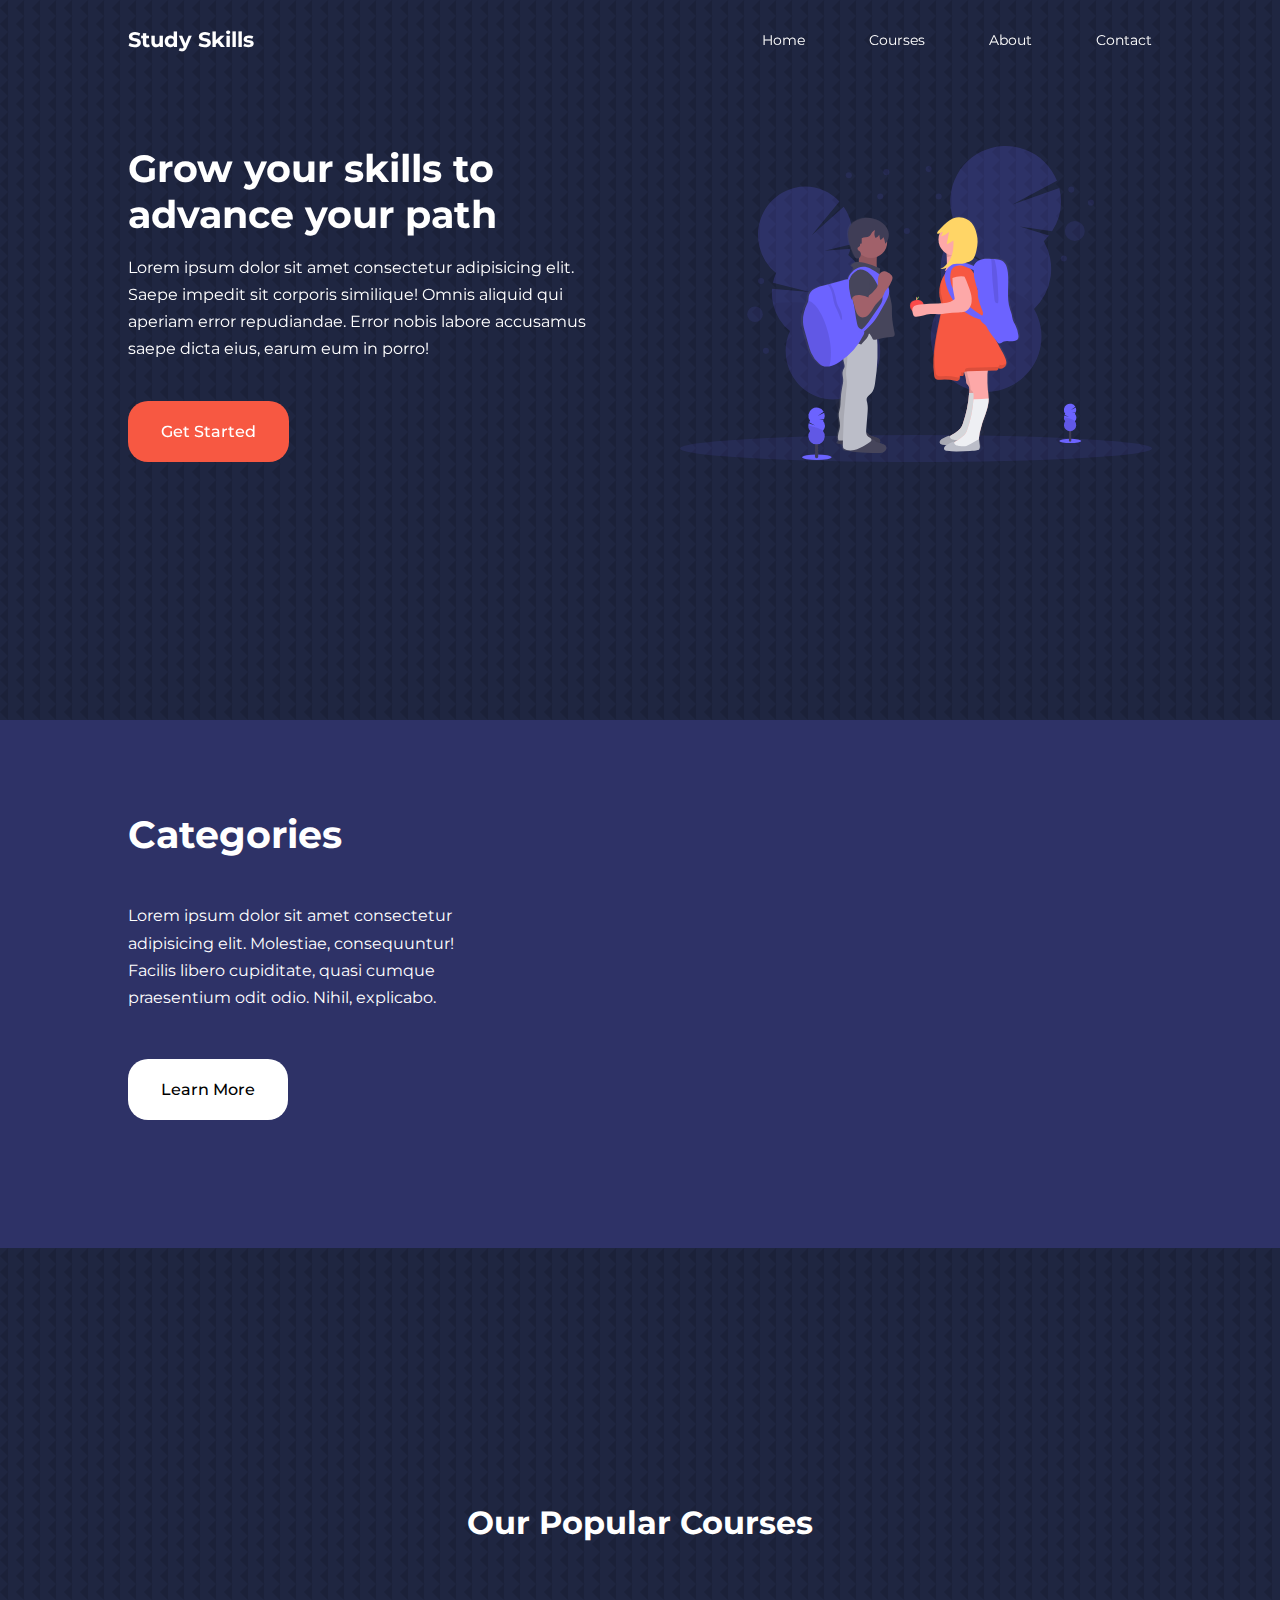
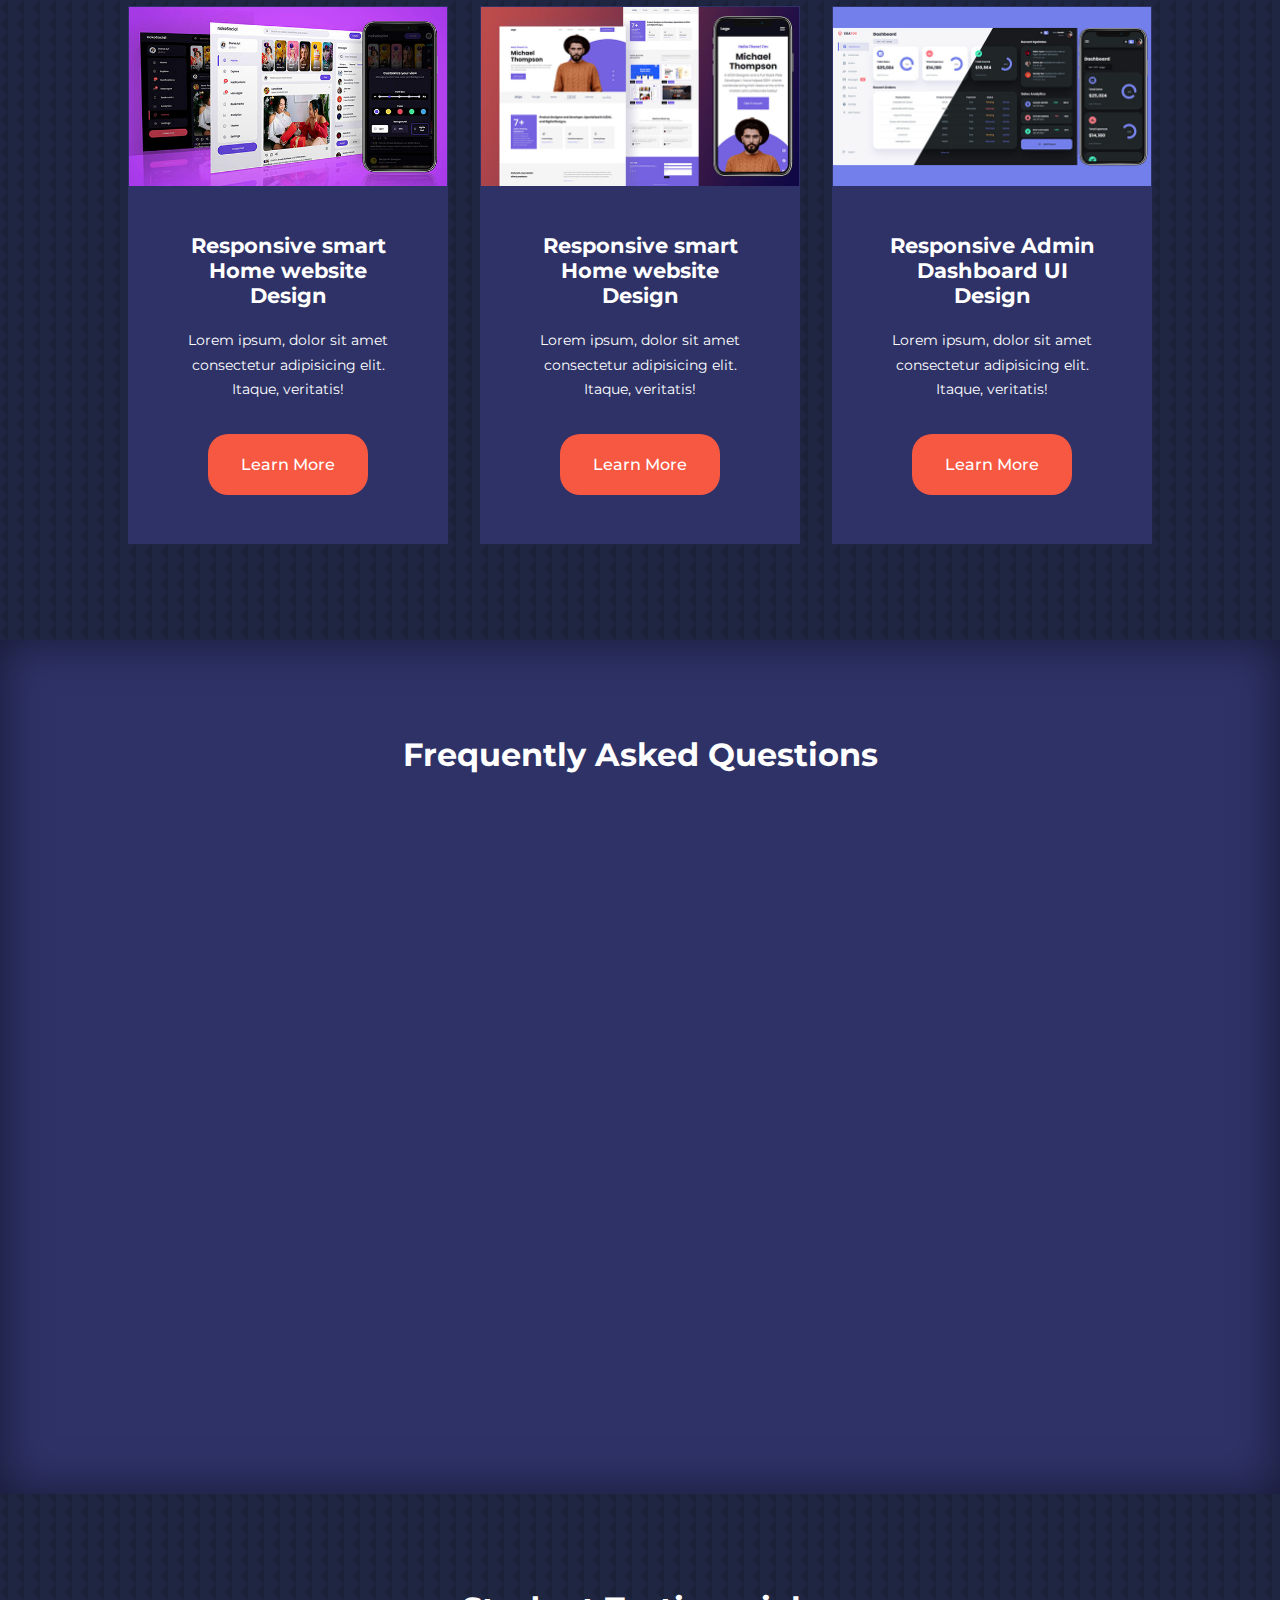
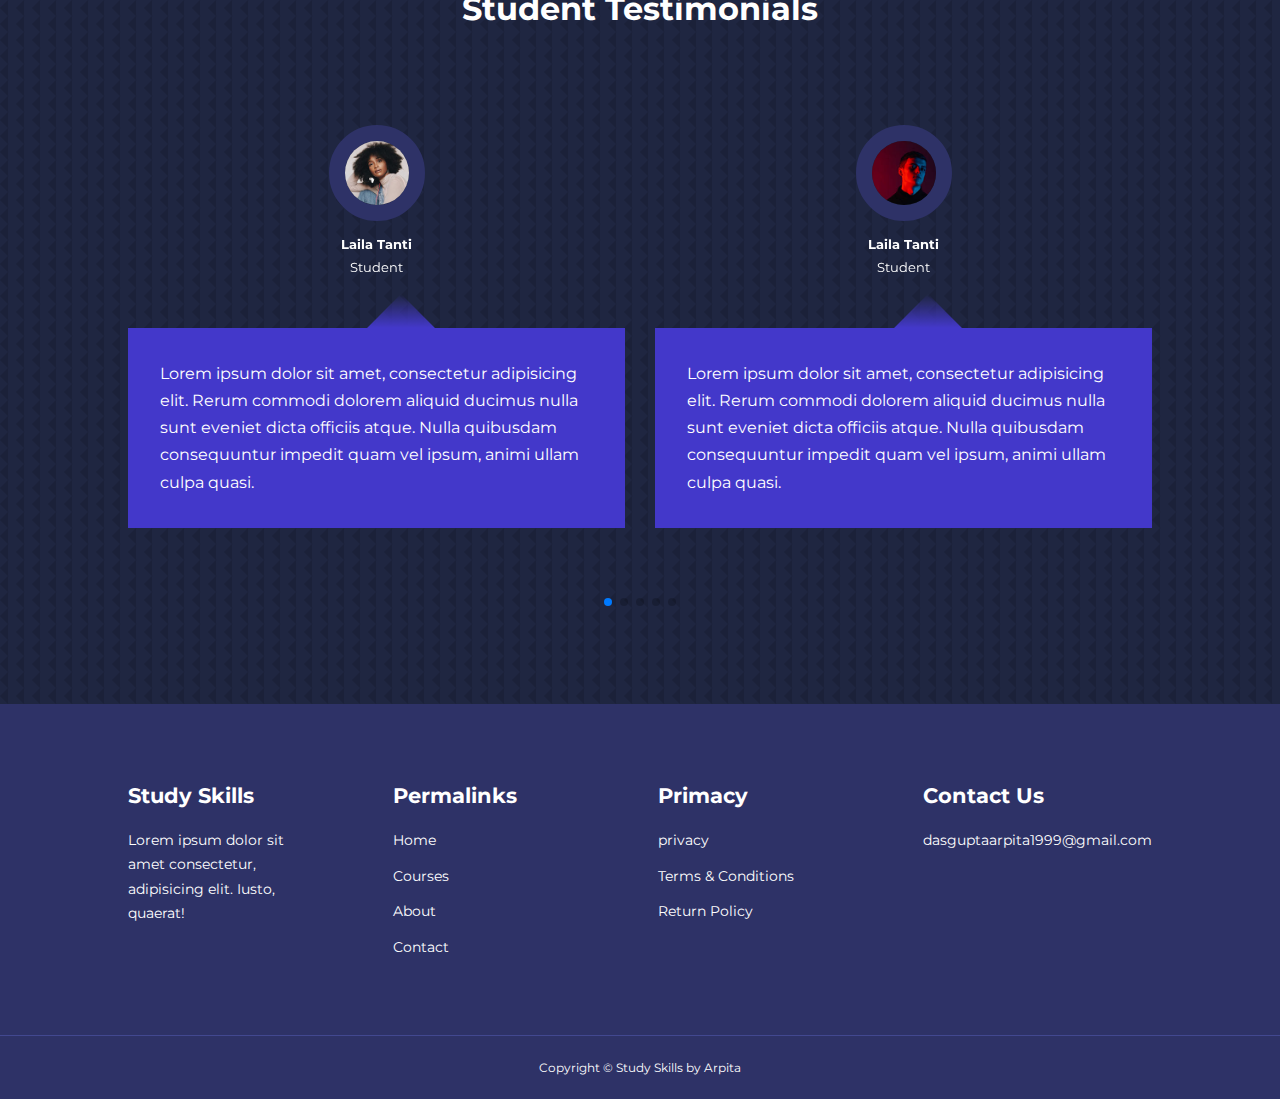
<file: index.html>
<!DOCTYPE html>
<html lang="en">
<head>
    <meta charset="UTF-8">
    <meta http-equiv="X-UA-Compatible" content="IE=edge">
    <meta name="viewport" content="width=device-width, initial-scale=1.0">
    <title>Study Skills Multipage Education Website</title>
    <!--ICONSCOUT CDN-------------------------->
    <link rel="stylesheet" href="https://unicons.iconscout.com/release/v2.1.6/css/unicons.css">

    <!------------GOOGLE FONTS MONSTERRAT------------------------------------------->
    <link rel="preconnect" href="https://fonts.googleapis.com">
<link rel="preconnect" href="https://fonts.gstatic.com" crossorigin>
<link href="https://fonts.googleapis.com/css2?family=Montserrat:ital,wght@0,300;0,400;0,500;0,600;0,700;0,800;1,900&display=swap" rel="stylesheet">
    
    <!-------------------SWIPER JS CDN CSS------------------------------------------------------------>
    <link
  rel="stylesheet"
  href="https://cdn.jsdelivr.net/npm/swiper@8/swiper-bundle.min.css"/>

  <!-----------------AOS LIBRARY-------------------------------------->
  <link rel="stylesheet" href="./css/aos.css">

    <!-------style css--------------------------->
    <link rel="stylesheet" href="./css/style.css">


    <style>
      body {
        background-image: url(./images/bg-texture.png);
      }
    </style>

</head>
<body>
<!-----------------------------------navigation--------------------------------------------------------->
    <nav>
        <!--creating a navigation bar of website and created a container in nav tag where all the navigation 
        menu present in the container-->
        <div class="container nav-container">
            <!--logo of the website which is a text-->
            <a href="index.html"><h4>Study Skills</h4></a>
            <!--creating nav menu-->
            <ul class="nav-menu">
                <li><a href="index.html">Home</a></li>
                <li><a href="courses.html">Courses</a></li>
                <li><a href="about.html">About</a></li>
                <li><a href="contact.html">Contact</a></li>
            </ul>

            <!--bar icon and multiply icon has been given as a type of button-->

            <button id="open-menu-btn"><i class="uil uil-bars"></i></button>
            <button id="close-menu-btn"><i class="uil uil-multiply"></i></button>
         </div>
    </nav>
    <!------xxxxxxxxxxxxxx-------------x-----x--navigation-------------------x-----------x------------------------------x-->

    <!------------------------main site content ---------------------------------------------------------->
<!--header section-------------------------------------------->

<header>
    

    <!--making a container which has right and left section in the header-->
   <div class="container header-container">
    
    <!-------left section----------->
    <div class="header-left" data-aos="fade-up">
<h1>Grow your skills to advance your path</h1>
<p>Lorem ipsum dolor sit amet consectetur adipisicing elit. Saepe impedit sit corporis similique!
 Omnis aliquid qui aperiam error repudiandae. Error nobis labore accusamus saepe dicta eius, earum 
 eum in porro!</p>
 <a href="courses.html" class="btn btn-primary">Get Started</a>
    </div>
<!-----------right section------------>
    <div class="header-right">
        <div class="header-right-image" data-aos="fade-up">
            <img src="./images/header.svg">
        </div>

    </div>

   </div>

</header>
<!--==============================-header section============================-->

<!-----------Category---------------------------------------------------------------->

<section class="categories">
    <div class="container categories-container">
        <div class="categories-left">
            <h1>Categories</h1>
            <p>Lorem ipsum dolor sit amet consectetur adipisicing elit.
                 Molestiae, consequuntur! Facilis libero cupiditate, quasi cumque praesentium odit odio. Nihil,
                  explicabo.</p>
                  <a href="#" class="btn">Learn More</a>

        </div>

        <div class="categories-right">
            <!--created a article and class named category-->
            <!---1st article-->
            <article class="category" data-aos="flip-left">
                <span class="category-icon"><i class="uil uil-bitcoin-circle"></i></span>
                <h5>Blockchain</h5>
                <p>Lorem ipsum dolor sit amet,
                     consectetur adipisicing elit. Animi quibusdam blanditiis 
                     sit delectus, odit laborum.</p>

            </article>

            <!--2nd article-->

            <article class="category" data-aos="flip-left">
                <span class="category-icon"><i class="uil uil-palette"></i></span>
                <h5>Graphic Design</h5>
                <p>Lorem ipsum dolor sit amet,
                     consectetur adipisicing elit. Animi quibusdam blanditiis 
                     sit delectus, odit laborum.</p>

            </article>

            <!--3rd article-->

            <article class="category" data-aos="flip-left">
                <span class="category-icon"><i class="uil uil-usd-circle"></i></span>
                <h5>Finance</h5>
                <p>Lorem ipsum dolor sit amet,
                     consectetur adipisicing elit. Animi quibusdam blanditiis 
                     sit delectus, odit laborum.</p>

            </article>

            <!--4th article-->

            <article class="category" data-aos="flip-left">
                <span class="category-icon"><i class="uil uil-megaphone"></i></span>
                <h5>Marketing</h5>
                <p>Lorem ipsum dolor sit amet,
                     consectetur adipisicing elit. Animi quibusdam blanditiis 
                     sit delectus, odit laborum.</p>

            </article>

            <!--5th article-->

            <article class="category" data-aos="flip-left">
                <span class="category-icon"><i class="uil uil-music"></i></span>
                <h5>Music</h5>
                <p>Lorem ipsum dolor sit amet,
                     consectetur adipisicing elit. Animi quibusdam blanditiis 
                     sit delectus, odit laborum.</p>

            </article>

            <!--6th article------>

            <article class="category" data-aos="flip-left">
                <span class="category-icon"><i class="uil uil-bag"></i></span>
                <h5>Business</h5>
                <p>Lorem ipsum dolor sit amet,
                     consectetur adipisicing elit. Animi quibusdam blanditiis 
                     sit delectus, odit laborum.</p>

            </article>






        </div>
    </div>
</section>
<!--======================Category=============================================================-->

<!-----------OUR POPULAR COURSES-------------------------------------------------------------------->
<section class="courses">
    <h2>Our Popular Courses</h2>
    <div class="container courses-container">
        <!--making a article for each courses-->
        <article class="course">
            <div class="course-image">
                <img src="./images/course1.jpg">
            </div>

            <div class="courses-info">
                <h4>Responsive smart Home website Design</h4>
                <p>Lorem ipsum, dolor sit amet consectetur adipisicing elit. Itaque, veritatis!</p>
                <a href="./courses.html" class="btn btn-primary">Learn More</a>
            </div>
           
        </article>

         <!--making a article for each courses-->
         <article class="course">
            <div class="course-image">
                <img src="./images/course2.jpg">

            </div>
            <div class="courses-info">
            <h4>Responsive smart Home website Design</h4>
            <p>Lorem ipsum, dolor sit amet consectetur adipisicing elit. Itaque, veritatis!</p>
            <a href="./courses.html" class="btn btn-primary">Learn More</a>
        </div>

            
        </article>

         <!--making a article for each courses-->
         <article class="course">
            <div class="course-image">
                <img src="./images/course3.jpg">
            </div>

            <div class="courses-info">
            <h4>Responsive Admin Dashboard UI Design</h4>
            <p>Lorem ipsum, dolor sit amet consectetur adipisicing elit. Itaque, veritatis!</p>
            <a href="./courses.html" class="btn btn-primary">Learn More</a>
        </div>

           
        </article>

    </div>
</section>


<!--=========================Our popular courses====================================================-->

<!---------------Frequently asked questions----------------------------------------------------------->
<section class="faqs">
    <h2>Frequently Asked Questions</h2>
    <div class="container faqs-container">

        <!-----first question---------------------->
        <article class="faq" data-aos="fade-down-right">
            <div class="faq-icon"><i class="uil uil-plus"></i></div>
            <div class="question-answer">
                <!--question is present in h4 tag-->
                <h4>How do I know the right course for me?</h4>
                <!--answer is present in p tag-->
                <p>Lorem ipsum dolor sit amet, consectetur adipisicing elit.
                     Enim tempore placeat saepe aliquid assumenda!</p>
            </div>
        </article>

        <!-----second question---------------------->
        <article class="faq" data-aos="fade-down-right">
            <div class="faq-icon"><i class="uil uil-plus"></i></div>
            <div class="question-answer">
                <!--question is present in h4 tag-->
                <h4>How do I know the right course for me?</h4>
                <!--answer is present in p tag-->
                <p>Lorem ipsum dolor sit amet, consectetur adipisicing elit.
                     Enim tempore placeat saepe aliquid assumenda!</p>
            </div>
        </article>

        <!-----third question---------------------->
        <article class="faq" data-aos="fade-down-right">
            <div class="faq-icon"><i class="uil uil-plus"></i></div>
            <div class="question-answer">
                <!--question is present in h4 tag-->
                <h4>How do I know the right course for me?</h4>
                <!--answer is present in p tag-->
                <p>Lorem ipsum dolor sit amet, consectetur adipisicing elit.
                     Enim tempore placeat saepe aliquid assumenda!</p>
            </div>
        </article>

        <!-----fourth question---------------------->
        <article class="faq"  data-aos="fade-down-right">
            <div class="faq-icon"><i class="uil uil-plus"></i></div>
            <div class="question-answer">
                <!--question is present in h4 tag-->
                <h4>How do I know the right course for me?</h4>
                <!--answer is present in p tag-->
                <p>Lorem ipsum dolor sit amet, consectetur adipisicing elit.
                     Enim tempore placeat saepe aliquid assumenda!</p>
            </div>
        </article>

        <!-----fifth question---------------------->
        <article class="faq" data-aos="fade-down-right">
            <div class="faq-icon"><i class="uil uil-plus"></i></div>
            <div class="question-answer">
                <!--question is present in h4 tag-->
                <h4>How do I know the right course for me?</h4>
                <!--answer is present in p tag-->
                <p>Lorem ipsum dolor sit amet, consectetur adipisicing elit.
                     Enim tempore placeat saepe aliquid assumenda!</p>
            </div>
        </article>

        <!-----sixth question---------------------->
        <article class="faq"  data-aos="fade-down-right">
            <div class="faq-icon"><i class="uil uil-plus"></i></div>
            <div class="question-answer">
                <!--question is present in h4 tag-->
                <h4>How do I know the right course for me?</h4>
                <!--answer is present in p tag-->
                <p>Lorem ipsum dolor sit amet, consectetur adipisicing elit.
                     Enim tempore placeat saepe aliquid assumenda!</p>
            </div>
        </article>

        <!-----seventh question---------------------->
        <article class="faq"  data-aos="fade-down-right">
            <div class="faq-icon"><i class="uil uil-plus"></i></div>
            <div class="question-answer">
                <!--question is present in h4 tag-->
                <h4>How do I know the right course for me?</h4>
                <!--answer is present in p tag-->
                <p>Lorem ipsum dolor sit amet, consectetur adipisicing elit.
                     Enim tempore placeat saepe aliquid assumenda!</p>
            </div>
        </article>
        <!-----eighth question---------------------->
        <article class="faq"  data-aos="fade-down-right">
            <div class="faq-icon"><i class="uil uil-plus"></i></div>
            <div class="question-answer">
                <!--question is present in h4 tag-->
                <h4>How do I know the right course for me?</h4>
                <!--answer is present in p tag-->
                <p>Lorem ipsum dolor sit amet, consectetur adipisicing elit.
                     Enim tempore placeat saepe aliquid assumenda!</p>
            </div>
        </article>

        <!-----ninth question---------------------->
        <article class="faq"  data-aos="fade-down-right">
            <div class="faq-icon"><i class="uil uil-plus"></i></div>
            <div class="question-answer">
                <!--question is present in h4 tag-->
                <h4>How do I know the right course for me?</h4>
                <!--answer is present in p tag-->
                <p>Lorem ipsum dolor sit amet, consectetur adipisicing elit.
                     Enim tempore placeat saepe aliquid assumenda!</p>
            </div>
        </article>

        <!-----tenh question---------------------->
        <article class="faq"  data-aos="fade-down-right">
            <div class="faq-icon"><i class="uil uil-plus"></i></div>
            <div class="question-answer">
                <!--question is present in h4 tag-->
                <h4>How do I know the right course for me?</h4>
                <!--answer is present in p tag-->
                <p>Lorem ipsum dolor sit amet, consectetur adipisicing elit.
                     Enim tempore placeat saepe aliquid assumenda!</p>
            </div>
        </article>

    </div>
</section>
        
<!--=================Frequently asked questions======================================================-->

<!-----------------------Student Testimonials------------------------------------------------------>
<section class="container testimonial-container mySwiper">
    <!--!!!!!!MYSWIPPER class has been given after importing slider css and js!!!!!!!-->

    <h2>Student Testimonials</h2>
    <!--each testimonial has their own article-->

    <div class="swiper-wrapper">
        <!--!!!!!!SWIPPER -WRAPPER class has been given after importing slider css and js!!!!!!!-->


        <!--first article-->
        <article class="testimonial swiper-slide">
            <!--!!!!swiper slide has given  to make a slider on the testimonial . It has added later by me . 
            First i have make testimonial , did css and after that i added SWIPER SLIDER CLASS!!!!-->

            <!--each article has their avatar and their title and paragraph-->
            <div class="avatar">
                <img src="./images/avatar1.jpg" alt="">
            </div>

            <!--title-->

            <div class="testimonial-inf0">
                <h5>Laila Tanti</h5>
                <!--given a title with a smal tag-->
                <small>Student</small>
            </div>

            <!--paragraph-->

            <div class="testimonial-body">
                <p>Lorem ipsum dolor sit amet, consectetur adipisicing elit. Rerum commodi dolorem aliquid ducimus nulla sunt eveniet
                    dicta officiis atque. Nulla quibusdam consequuntur impedit quam vel ipsum, animi ullam culpa quasi.</p>
                
            </div>
        </article>

         <!--second article-->
        <article class="testimonial swiper-slide">
            <!--each article has their avatar and their title and paragraph-->
            <div class="avatar">
                <img src="./images/avatar2.jpg" alt="">
            </div>

            <!--title-->

            <div class="testimonial-inf0">
                <h5>Laila Tanti</h5>
                <!--given a title with a smal tag-->
                <small>Student</small>
            </div>

            <!--paragraph-->

            <div class="testimonial-body">
                <p>Lorem ipsum dolor sit amet, consectetur adipisicing elit. Rerum commodi dolorem aliquid ducimus nulla sunt eveniet
                     dicta officiis atque. Nulla quibusdam consequuntur impedit quam vel ipsum, animi ullam culpa quasi.</p>
            </div>
        </article>

         <!--third article-->
        <article class="testimonial swiper-slide">
            <!--each article has their avatar and their title and paragraph-->
            <div class="avatar">
                <img src="./images/avatar3.jpg" alt="">
            </div>

            <!--title-->

            <div class="testimonial-inf0">
                <h5>Laila Tanti</h5>
                <!--given a title with a smal tag-->
                <small>Student</small>
            </div>

            <!--paragraph-->

            <div class="testimonial-body">
                <p>Lorem ipsum dolor sit amet, consectetur adipisicing elit. Rerum commodi dolorem aliquid ducimus nulla sunt eveniet
                    dicta officiis atque. Nulla quibusdam consequuntur impedit quam vel ipsum, animi ullam culpa quasi.</p>
                </div>
        </article>

         <!--fourth article-->
        <article class="testimonial swiper-slide">
            <!--each article has their avatar and their title and paragraph-->
            <div class="avatar">
                <img src="./images/avatar4.jpg" alt="">
            </div>

            <!--title-->

            <div class="testimonial-inf0">
                <h5>Laila Tanti</h5>
                <!--given a title with a smal tag-->
                <small>Student</small>
            </div>

            <!--paragraph-->

            <div class="testimonial-body">
                <p>Lorem ipsum dolor sit amet, consectetur adipisicing elit. Rerum commodi dolorem aliquid ducimus nulla sunt eveniet
                    dicta officiis atque. Nulla quibusdam consequuntur impedit quam vel ipsum, animi ullam culpa quasi.</p>
            </div>
        </article>

         <!--fifth article-->
        <article class="testimonial swiper-slide">
            <!--each article has their avatar and their title and paragraph-->
            <div class="avatar">
                <img src="./images/avatar5.jpg" alt="">
            </div>

            <!--title-->

            <div class="testimonial-inf0">
                <h5>Laila Tanti</h5>
                <!--given a title with a smal tag-->
                <small>Student</small>
            </div>

            <!--paragraph-->

            <div class="testimonial-body">
                <p>Lorem ipsum dolor sit amet, consectetur adipisicing elit. Rerum commodi dolorem aliquid ducimus nulla sunt eveniet
                    dicta officiis atque. Nulla quibusdam consequuntur impedit quam vel ipsum, animi ullam culpa quasi.</p>
            </div>
        </article>
         <!--sixth article-->
        <article class="testimonial swiper-slide">
            <!--each article has their avatar and their title and paragraph-->
            <div class="avatar">
                <img src="./images/avatar6.jpg">
            </div>

            <!--title-->

            <div class="testimonial-inf0">
                <h5>Laila Tanti</h5>
                <!--given a title with a smal tag-->
                <small>Student</small>
            </div>

            <!--paragraph-->

            <div class="testimonial-body">
                <p>Lorem ipsum dolor sit amet, consectetur adipisicing elit. Rerum commodi dolorem aliquid ducimus nulla sunt eveniet
                    dicta officiis atque. Nulla quibusdam consequuntur impedit quam vel ipsum, animi ullam culpa quasi.</p>
            </div>
        </article>
 </div>
  <!--swiper pagination of slider from swiper web..-->
 <div class="swiper-pagination"></div>

</section>


<!-------------------------------FOOTER------------------------------------------------------------------->
<footer class="footer">
    <div class="container footer-container">
        <div class="footer-1">
            <a href="index.html" class="footer-logo"><h4>Study Skills</h4></a>
            <p>Lorem ipsum dolor sit amet consectetur, adipisicing elit. Iusto, quaerat!</p>
        </div>

        <div class="footer-2">
            <h4>Permalinks</h4>
            <ul class="permalinks">
                <li><a href="./index.html">Home</a></li>
                <li><a href="./courses.html">Courses</a></li>
                <li><a href="./about.html">About</a></li>
                <li><a href="./contact.html">Contact</a></li>
            </ul>
        </div>

        <div class="footer-3">
            <h4>Primacy</h4>
            <ul class="privacy">
                <li><a href="#">privacy</a></li>
                <li><a href="#">Terms & Conditions</a></li>
                <li><a href="#">Return Policy</a></li>
            </ul>
        </div>

        <div class="footer-4">
            <h4>Contact Us</h4>
            <div>
                <p>dasguptaarpita1999@gmail.com</p>
            </div>

            <ul class="footer-socials">
                <li><a href="https://www.instagram.com/arpitadasgupta199/"><i class="uil uil-instagram"></i></a>
                </li>
                <li><a href="https://www.facebook.com/dasgupta.arpita"><i class="uil uil-facebook-f"></i></a>
                </li>
                <li><a href="https://twitter.com"><i class="uil uil-twitter"></i></a>
                </li>
                
            </ul>
        </div>
        
    </div>

    <div class="copyright">
        <small>Copyright &copy; Study Skills by Arpita</small>
    </div>
</footer>


<!--==============================FOOTER=================================================================-->

<!--==============================Student Testimonial===============================================-->

    <!--=================================main site content================================================-->


      <!-------------------SWIPER JS CDN JS------------------------------------------------------------>
      <script src="https://cdn.jsdelivr.net/npm/swiper@8/swiper-bundle.min.js"></script>

      <!-------------------AOS LIBRARY----------------------------------------------------->
      <script src="./js/aos.js"></script>

      <!----------------------------APP JS---------------------------------------------------------------->
    <script src="./js/app.js"></script>



    <!--I can paste this code on js also but i want this slider only at my homepage so I have written on 
    index.html page-->
    <script>
        var swiper = new Swiper(".mySwiper", {
            //when window width is >= 600
        slidesPerView: 1,
        spaceBetween: 30,
        pagination: {
          el: ".swiper-pagination",
          clickable: true,
        },
        //when window width is <= 600
        breakpoints: {
            600: {
                slidesPerView: 2,
        
            }
        }
      });
    </script>
</body>
</html>
</file>
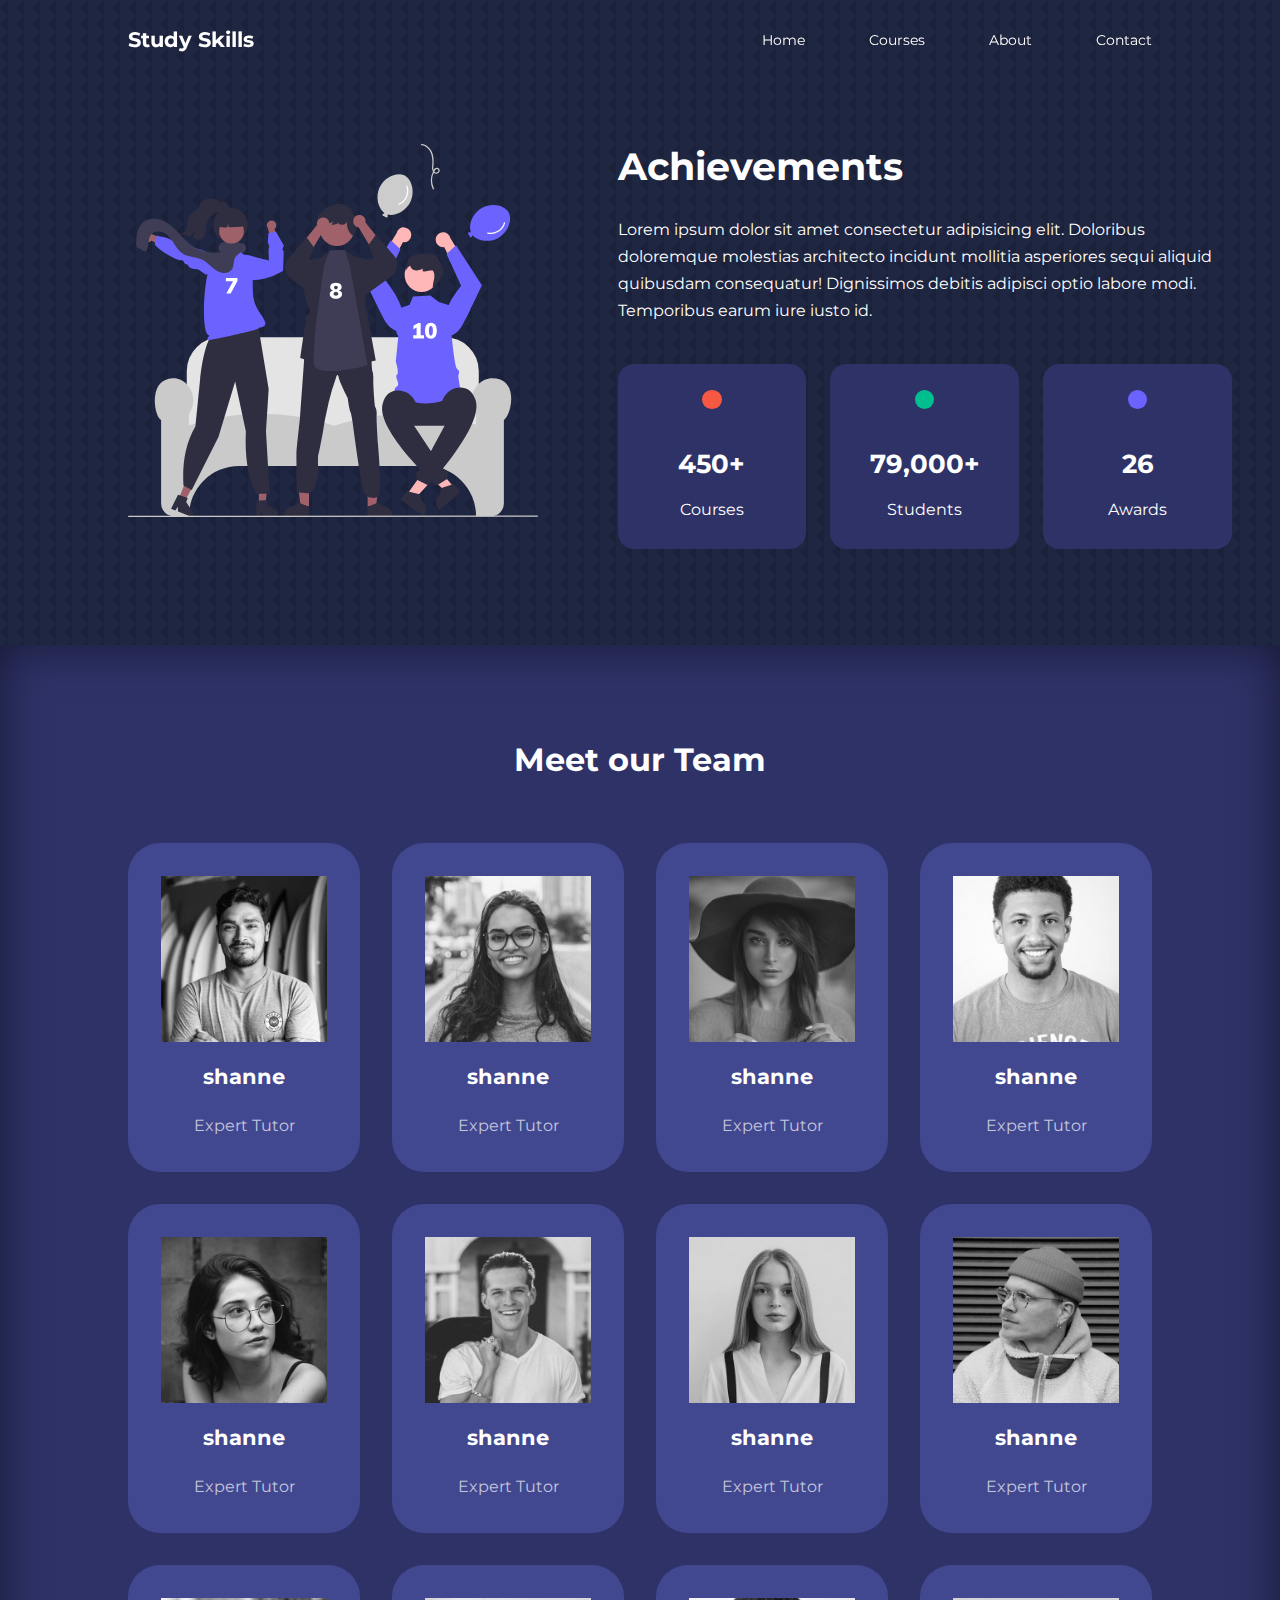
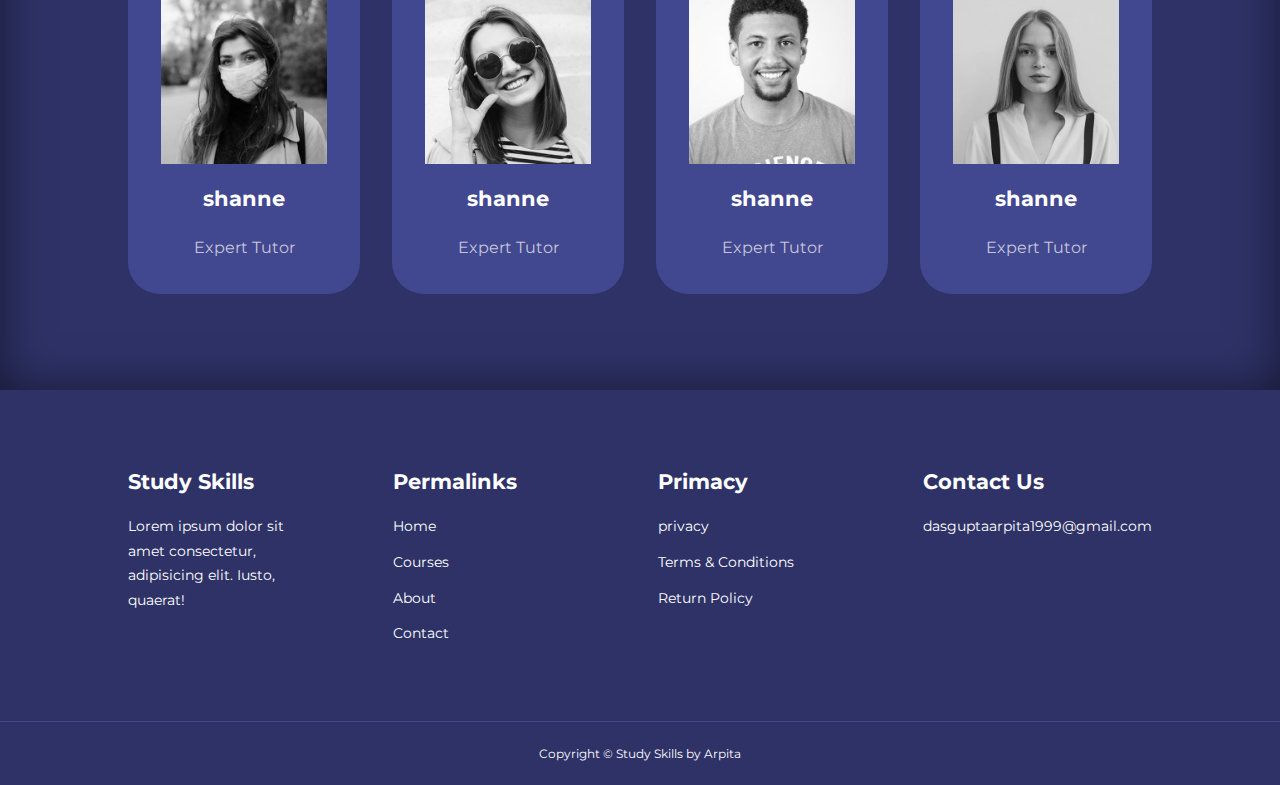
<file: about.html>
<!DOCTYPE html>
<html lang="en">
<head>
    <meta charset="UTF-8">
    <meta http-equiv="X-UA-Compatible" content="IE=edge">
    <meta name="viewport" content="width=device-width, initial-scale=1.0">
    <title>Study Skills Multipage Education Website</title>
    <!--ICONSCOUT CDN-------------------------->
    <link rel="stylesheet" href="https://unicons.iconscout.com/release/v2.1.6/css/unicons.css">

    <!------------GOOGLE FONTS MONSTERRAT------------------------------------------->
    <link rel="preconnect" href="https://fonts.googleapis.com">
<link rel="preconnect" href="https://fonts.gstatic.com" crossorigin>
<link href="https://fonts.googleapis.com/css2?family=Montserrat:ital,wght@0,300;0,400;0,500;0,600;0,700;0,800;1,900&display=swap" rel="stylesheet">
    
    

  
    <!-------style css--------------------------->
    <link rel="stylesheet" href="./css/style.css">
   

    <link rel="stylesheet" href="./css/about.css">
     <!-----------------AOS LIBRARY-------------------------------------->
  <link rel="stylesheet" href="./css/aos.css">

    <style>
        body {
          background-image: url(./images/bg-texture.png);
        }
      </style>


</head>
<body>
<!-----------------------------------navigation--------------------------------------------------------->
    <nav>
        <!--creating a navigation bar of website and created a container in nav tag where all the navigation 
        menu present in the container-->
        <div class="container nav-container">
            <!--logo of the website which is a text-->
            <a href="index.html"><h4>Study Skills</h4></a>
            <!--creating nav menu-->
            <ul class="nav-menu">
                <li><a href="index.html">Home</a></li>
                <li><a href="courses.html">Courses</a></li>
                <li><a href="about.html">About</a></li>
                <li><a href="contact.html">Contact</a></li>
            </ul>

            <!--bar icon and multiply icon has been given as a type of button-->

            <button id="open-menu-btn"><i class="uil uil-bars"></i></button>
            <button id="close-menu-btn"><i class="uil uil-multiply"></i></button>
         </div>
    </nav>
    <!------xxxxxxxxxxxxxx-------------x-----x--navigation-------------------x-----------x------------------------------x-->

    <!----------------------ACHIEVEMENTS----------------------------------------------------------------->
     <section class="about-achievements">
        <div class="container achievements-container">
            <!--left side portion-->
            <div class="achievements-left">
                <img src="./images/about achievements.svg">
            </div>

            <!--right side portion-->
            <div class="achievements-right">
                <h1>Achievements</h1>
                <p>Lorem ipsum dolor sit amet consectetur adipisicing elit. Doloribus doloremque molestias architecto incidunt mollitia asperiores sequi aliquid
                quibusdam consequatur! Dignissimos debitis adipisci optio labore modi. Temporibus earum iure
                iusto id.</p>

                <div class="achievements-cards">
                    <article class="achievement-card">
                        <span class="achievements-icon"><i class="uil uil-video"></i></span>
                        <h3>450+</h3>
                        <p>Courses</p>
                    </article>

                    <article class="achievement-card">
                        <span class="achievements-icon"><i class="uil uil-users-alt"></i></span>
                        <h3>79,000+</h3>
                        <p>Students</p>
                    </article>

                    <article class="achievement-card">
                        <span class="achievements-icon"><i class="uil uil-trophy"></i></span>
                        <h3>26</h3>
                        <p>Awards</p>
                    </article>
                </div>
            </div>
        </div>
     </section>

    <!--======================ACHIEVEMENTS=================================================================-->

    <!------------------------TEAM-------------------------------------------------------------------------->
     <section class="team">
        <h2>Meet our Team</h2>

        <div class="container team-container">

            <!---1--->
            <article class="team-member">

                <div class="team-member-image">
                <img src="./images/tm1.jpg"></div>
                <div class="team-info">
                    <h4>shanne</h4>
                    <p>Expert Tutor</p>
                </div>

             <div class="team-member-socials">
                <!--target blank has been given to open a new tab-->
                <a href="https://instagram.com" target="_blank"><i class="uil uil-instagram"></i></a>
                <a href="https://twitter.com" target="_blank"><i class="uil uil-twitter"></i></a>
                <a href="https://facebook.com" target="_blank"><i class="uil uil-facebook-f"></i></a>
                <a href="https://linkedin.com" target="_blank"><i class="uil uil-linkedin"></i></a>
             </div>
            </article>

            <!---2-->

            <article class="team-member">

                <div class="team-member-image">
                <img src="./images/tm2.jpg"></div>
                <div class="team-info">
                    <h4>shanne</h4>
                    <p>Expert Tutor</p>
                </div>

             <div class="team-member-socials">
                <!--target blank has been given to open a new tab-->
                <a href="https://instagram.com" target="_blank"><i class="uil uil-instagram"></i></a>
                <a href="https://twitter.com" target="_blank"><i class="uil uil-twitter"></i></a>
                <a href="https://facebook.com" target="_blank"><i class="uil uil-facebook-f"></i></a>
                <a href="https://linkedin.com" target="_blank"><i class="uil uil-linkedin"></i></a>
             </div>
            </article>


            <!---3-->

            <article class="team-member">

                <div class="team-member-image">
                <img src="./images/tm3.jpg"></div>
                <div class="team-info">
                    <h4>shanne</h4>
                    <p>Expert Tutor</p>
                </div>

             <div class="team-member-socials">
                <!--target blank has been given to open a new tab-->
                <a href="https://instagram.com" target="_blank"><i class="uil uil-instagram"></i></a>
                <a href="https://twitter.com" target="_blank"><i class="uil uil-twitter"></i></a>
                <a href="https://facebook.com" target="_blank"><i class="uil uil-facebook-f"></i></a>
                <a href="https://linkedin.com" target="_blank"><i class="uil uil-linkedin"></i></a>
             </div>
            </article>

            <!---4-->

            <article class="team-member">

                <div class="team-member-image">
                <img src="./images/tm4.jpg"></div>
                <div class="team-info">
                    <h4>shanne</h4>
                    <p>Expert Tutor</p>
                </div>

             <div class="team-member-socials">
                <!--target blank has been given to open a new tab-->
                <a href="https://instagram.com" target="_blank"><i class="uil uil-instagram"></i></a>
                <a href="https://twitter.com" target="_blank"><i class="uil uil-twitter"></i></a>
                <a href="https://facebook.com" target="_blank"><i class="uil uil-facebook-f"></i></a>
                <a href="https://linkedin.com" target="_blank"><i class="uil uil-linkedin"></i></a>
             </div>
            </article>

            <!---5-->

            <article class="team-member">

                <div class="team-member-image">
                <img src="./images/tm5.jpg"></div>
                <div class="team-info">
                    <h4>shanne</h4>
                    <p>Expert Tutor</p>
                </div>

             <div class="team-member-socials">
                <!--target blank has been given to open a new tab-->
                <a href="https://instagram.com" target="_blank"><i class="uil uil-instagram"></i></a>
                <a href="https://twitter.com" target="_blank"><i class="uil uil-twitter"></i></a>
                <a href="https://facebook.com" target="_blank"><i class="uil uil-facebook-f"></i></a>
                <a href="https://linkedin.com" target="_blank"><i class="uil uil-linkedin"></i></a>
             </div>
            </article>

            <!---6-->

            <article class="team-member">

                <div class="team-member-image">
                <img src="./images/tm6.jpg"></div>
                <div class="team-info">
                    <h4>shanne</h4>
                    <p>Expert Tutor</p>
                </div>

             <div class="team-member-socials">
                <!--target blank has been given to open a new tab-->
                <a href="https://instagram.com" target="_blank"><i class="uil uil-instagram"></i></a>
                <a href="https://twitter.com" target="_blank"><i class="uil uil-twitter"></i></a>
                <a href="https://facebook.com" target="_blank"><i class="uil uil-facebook-f"></i></a>
                <a href="https://linkedin.com" target="_blank"><i class="uil uil-linkedin"></i></a>
             </div>
            </article>

            <!---7-->

            <article class="team-member">

                <div class="team-member-image">
                <img src="./images/tm7.jpg"></div>
                <div class="team-info">
                    <h4>shanne</h4>
                    <p>Expert Tutor</p>
                </div>

             <div class="team-member-socials">
                <!--target blank has been given to open a new tab-->
                <a href="https://instagram.com" target="_blank"><i class="uil uil-instagram"></i></a>
                <a href="https://twitter.com" target="_blank"><i class="uil uil-twitter"></i></a>
                <a href="https://facebook.com" target="_blank"><i class="uil uil-facebook-f"></i></a>
                <a href="https://linkedin.com" target="_blank"><i class="uil uil-linkedin"></i></a>
             </div>
            </article>

            <!---8-->

            <article class="team-member">

                <div class="team-member-image">
                <img src="./images/tm8.jpg"></div>
                <div class="team-info">
                    <h4>shanne</h4>
                    <p>Expert Tutor</p>
                </div>

             <div class="team-member-socials">
                <!--target blank has been given to open a new tab-->
                <a href="https://instagram.com" target="_blank"><i class="uil uil-instagram"></i></a>
                <a href="https://twitter.com" target="_blank"><i class="uil uil-twitter"></i></a>
                <a href="https://facebook.com" target="_blank"><i class="uil uil-facebook-f"></i></a>
                <a href="https://linkedin.com" target="_blank"><i class="uil uil-linkedin"></i></a>
             </div>
            </article>

            <!---9-->

            <article class="team-member">

                <div class="team-member-image">
                <img src="./images/tm9.jpg"></div>
                <div class="team-info">
                    <h4>shanne</h4>
                    <p>Expert Tutor</p>
                </div>

             <div class="team-member-socials">
                <!--target blank has been given to open a new tab-->
                <a href="https://instagram.com" target="_blank"><i class="uil uil-instagram"></i></a>
                <a href="https://twitter.com" target="_blank"><i class="uil uil-twitter"></i></a>
                <a href="https://facebook.com" target="_blank"><i class="uil uil-facebook-f"></i></a>
                <a href="https://linkedin.com" target="_blank"><i class="uil uil-linkedin"></i></a>
             </div>
            </article>

            <!---10-->

            <article class="team-member">

                <div class="team-member-image">
                <img src="./images/tm10.jpg"></div>
                <div class="team-info">
                    <h4>shanne</h4>
                    <p>Expert Tutor</p>
                </div>

             <div class="team-member-socials">
                <!--target blank has been given to open a new tab-->
                <a href="https://instagram.com" target="_blank"><i class="uil uil-instagram"></i></a>
                <a href="https://twitter.com" target="_blank"><i class="uil uil-twitter"></i></a>
                <a href="https://facebook.com" target="_blank"><i class="uil uil-facebook-f"></i></a>
                <a href="https://linkedin.com" target="_blank"><i class="uil uil-linkedin"></i></a>
             </div>
            </article>

            <!---11-->
            <article class="team-member">

                <div class="team-member-image">
                <img src="./images/tm4.jpg"></div>
                <div class="team-info">
                    <h4>shanne</h4>
                    <p>Expert Tutor</p>
                </div>

             <div class="team-member-socials">
                <!--target blank has been given to open a new tab-->
                <a href="https://instagram.com" target="_blank"><i class="uil uil-instagram"></i></a>
                <a href="https://twitter.com" target="_blank"><i class="uil uil-twitter"></i></a>
                <a href="https://facebook.com" target="_blank"><i class="uil uil-facebook-f"></i></a>
                <a href="https://linkedin.com" target="_blank"><i class="uil uil-linkedin"></i></a>
             </div>
            </article>

            <!---12-->
            <article class="team-member">

                <div class="team-member-image">
                <img src="./images/tm7.jpg"></div>
                <div class="team-info">
                    <h4>shanne</h4>
                    <p>Expert Tutor</p>
                </div>

             <div class="team-member-socials">
                <!--target blank has been given to open a new tab-->
                <a href="https://instagram.com" target="_blank"><i class="uil uil-instagram"></i></a>
                <a href="https://twitter.com" target="_blank"><i class="uil uil-twitter"></i></a>
                <a href="https://facebook.com" target="_blank"><i class="uil uil-facebook-f"></i></a>
                <a href="https://linkedin.com" target="_blank"><i class="uil uil-linkedin"></i></a>
             </div>
            </article>


        </div>
     </section>


    <!--============================TEAM==================================================================-->



     <!-------------------------------FOOTER------------------------------------------------------------------->
<footer class="footer">
    <div class="container footer-container">
        <div class="footer-1">
            <a href="index.html" class="footer-logo"><h4>Study Skills</h4></a>
            <p>Lorem ipsum dolor sit amet consectetur, adipisicing elit. Iusto, quaerat!</p>
        </div>

        <div class="footer-2">
            <h4>Permalinks</h4>
            <ul class="permalinks">
                <li><a href="./index.html">Home</a></li>
                <li><a href="./courses.html">Courses</a></li>
                <li><a href="./about.html">About</a></li>
                <li><a href="./contact.html">Contact</a></li>
            </ul>
        </div>

        <div class="footer-3">
            <h4>Primacy</h4>
            <ul class="privacy">
                <li><a href="#">privacy</a></li>
                <li><a href="#">Terms & Conditions</a></li>
                <li><a href="#">Return Policy</a></li>
            </ul>
        </div>

        <div class="footer-4">
            <h4>Contact Us</h4>
            <div>
                <p>dasguptaarpita1999@gmail.com</p>
            </div>

            <ul class="footer-socials">
                <li><a href="https://www.instagram.com/arpitadasgupta199/"><i class="uil uil-instagram"></i></a>
                </li>
                <li><a href="https://www.facebook.com/tsezom.paldon"><i class="uil uil-facebook-f"></i></a>
                </li>
                <li><a href="#"><i class="uil uil-twitter"></i></a>
                </li>
                
            </ul>
        </div>
        
    </div>

    <div class="copyright">
        <small>Copyright &copy; Study Skills by Arpita</small>
    </div>
</footer>


<!--==============================FOOTER=================================================================-->

<!-------------------AOS LIBRARY----------------------------------------------------->
<script src="./js/aos.js"></script>

<!----------------------------APP JS---------------------------------------------------------------->
<script src="./js/app.js"></script>
</body>
</html>
</file>
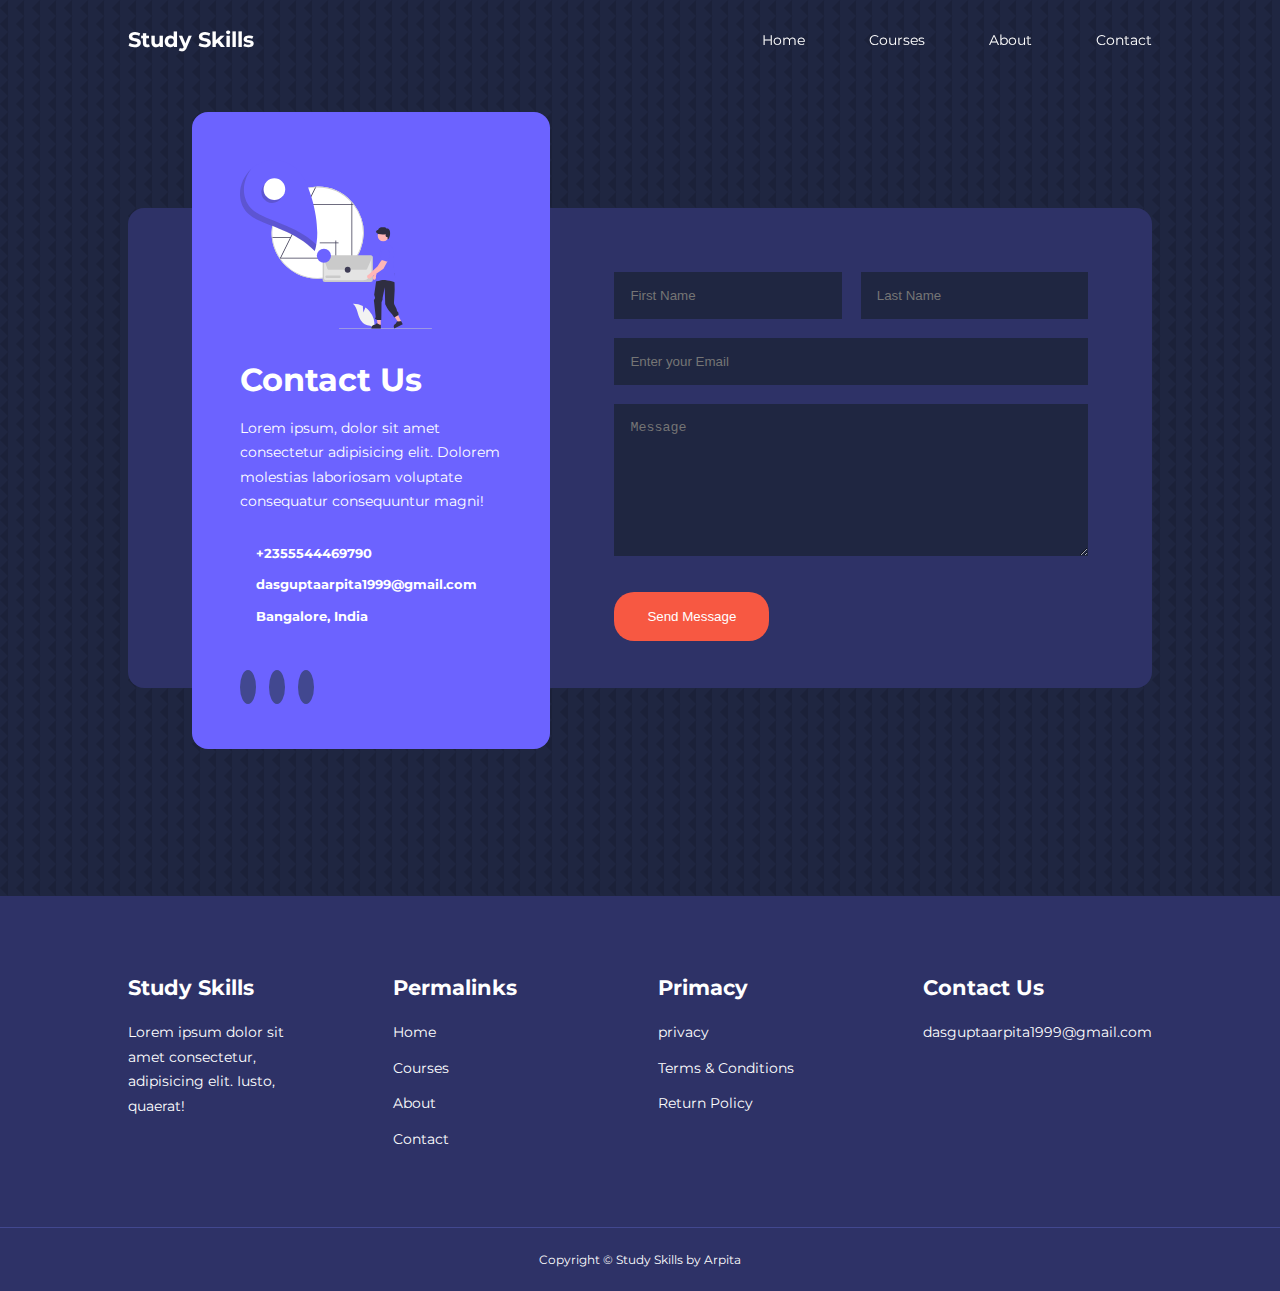
<file: contact.html>
<!DOCTYPE html>
<html lang="en">
<head>
    <meta charset="UTF-8">
    <meta http-equiv="X-UA-Compatible" content="IE=edge">
    <meta name="viewport" content="width=device-width, initial-scale=1.0">
    <title>Study Skills Multipage Education Website</title>
    <!--ICONSCOUT CDN-------------------------->
    <link rel="stylesheet" href="https://unicons.iconscout.com/release/v2.1.6/css/unicons.css">

    <!------------GOOGLE FONTS MONSTERRAT------------------------------------------->
    <link rel="preconnect" href="https://fonts.googleapis.com">
<link rel="preconnect" href="https://fonts.gstatic.com" crossorigin>
<link href="https://fonts.googleapis.com/css2?family=Montserrat:ital,wght@0,300;0,400;0,500;0,600;0,700;0,800;1,900&display=swap" rel="stylesheet">
    
    

  <!-----------------AOS LIBRARY-------------------------------------->
  <link rel="stylesheet" href="./css/aos.css">

    <!-------style css--------------------------->
    <link rel="stylesheet" href="./css/style.css">
    <link rel="stylesheet" href="./css/contact.css">

    <style>
        body {
          background-image: url(./images/bg-texture.png);
        }
      </style>


</head>
<body>
<!-----------------------------------navigation--------------------------------------------------------->
    <nav>
        <!--creating a navigation bar of website and created a container in nav tag where all the navigation 
        menu present in the container-->
        <div class="container nav-container">
            <!--logo of the website which is a text-->
            <a href="index.html"><h4>Study Skills</h4></a>
            <!--creating nav menu-->
            <ul class="nav-menu">
                <li><a href="index.html">Home</a></li>
                <li><a href="courses.html">Courses</a></li>
                <li><a href="about.html">About</a></li>
                <li><a href="contact.html">Contact</a></li>
            </ul>

            <!--bar icon and multiply icon has been given as a type of button-->

            <button id="open-menu-btn"><i class="uil uil-bars"></i></button>
            <button id="close-menu-btn"><i class="uil uil-multiply"></i></button>
         </div>
    </nav>
    <!------xxxxxxxxxxxxxx-------------x-----x--navigation-------------------x-----------x------------------------------x-->


    <!--------contact  designing------------------------------------------------------------------------>
      <section class="contact">
        <div class="container contact-container">

            <aside class="contact-aside">
                <div class="aside-image">
                    <img src="./images/contact.svg">
                </div>

                <h2>Contact Us</h2>
                <p>Lorem ipsum, dolor sit amet 
                    consectetur adipisicing elit. Dolorem molestias laboriosam voluptate consequatur consequuntur
                     magni!</p>

                     <ul class="contact-details">
                        <li>
                            <i class="uil uil-calling"></i>
                            <h5>+2355544469790</h5>
                        </li>

                        <li>
                            <i class="uil uil-envelope"></i>
                            <h5>dasguptaarpita1999@gmail.com</h5>
                        </li>

                        <li>
                            <i class="uil uil-location-point"></i>
                            <h5>Bangalore, India</h5>
                        </li>


                     </ul>


                     <ul class="conatct-socials">
                      <li>
                        <a href="https://www.facebook.com/dasgupta.arpita"><i class="uil uil-facebook-f"></i></a>
                      </li>

                      <li>
                        <a href="https://www.instagram.com/arpitadasgupta199/"><i class="uil uil-instagram"></i></a>
                      </li>

                      <li>
                        <a href="https://twitter.com"><i class="uil uil-twitter"></i></a>
                      </li>

                     </ul>
            </aside>






            <!--------------------------------------conatct form---------------------------------------->
            <form action="https://formspree.io/f/xqkjkpnq" method="POST" class="contact-form">
             <div class="form-name">
                <!--Required has been written because for  the validation purpose so no one can submit if they
                live blank space which is required in this contact form-->
                <input type="text" name="First Name" placeholder="First Name" required>
                <input type="text" name="Last Name" placeholder="Last Name" required>
             </div>

             <input type="email" name="Email Address" placeholder="Enter your Email" required>

             <textarea name="Message"   rows="8" placeholder="Message" required></textarea>

             <button type="submit" class="btn btn-primary">Send Message</button>

            </form>
        </div>
      </section>




    <!--===============================CONTACT  DESIGNING===============================================-->


    <!-------------------------------FOOTER------------------------------------------------------------------->
<footer class="footer">
    <div class="container footer-container">
        <div class="footer-1">
            <a href="index.html" class="footer-logo"><h4>Study Skills</h4></a>
            <p>Lorem ipsum dolor sit amet consectetur, adipisicing elit. Iusto, quaerat!</p>
        </div>

        <div class="footer-2">
            <h4>Permalinks</h4>
            <ul class="permalinks">
                <li><a href="./index.html">Home</a></li>
                <li><a href="./courses.html">Courses</a></li>
                <li><a href="./about.html">About</a></li>
                <li><a href="./contact.html">Contact</a></li>
            </ul>
        </div>

        <div class="footer-3">
            <h4>Primacy</h4>
            <ul class="privacy">
                <li><a href="#">privacy</a></li>
                <li><a href="#">Terms & Conditions</a></li>
                <li><a href="#">Return Policy</a></li>
            </ul>
        </div>

        <div class="footer-4">
            <h4>Contact Us</h4>
            <div>
                <p>dasguptaarpita1999@gmail.com</p>
            </div>

            <ul class="footer-socials">
                <li><a href="https://www.instagram.com/arpitadasgupta199/"><i class="uil uil-instagram"></i></a>
                </li>
                <li><a href="https://www.facebook.com/tsezom.paldon"><i class="uil uil-facebook-f"></i></a>
                </li>
                <li><a href="#"><i class="uil uil-twitter"></i></a>
                </li>
                
            </ul>
        </div>
        
    </div>

    <div class="copyright">
        <small>Copyright &copy; Study Skills by Arpita</small>
    </div>
</footer>


<!--==============================FOOTER=================================================================-->

<!-------------------AOS LIBRARY----------------------------------------------------->
<script src ="./js/aos.js"></script>

<!----------------------------APP JS---------------------------------------------------------------->
<script src="./js/app.js"></script>

</body>
</html>
</file>
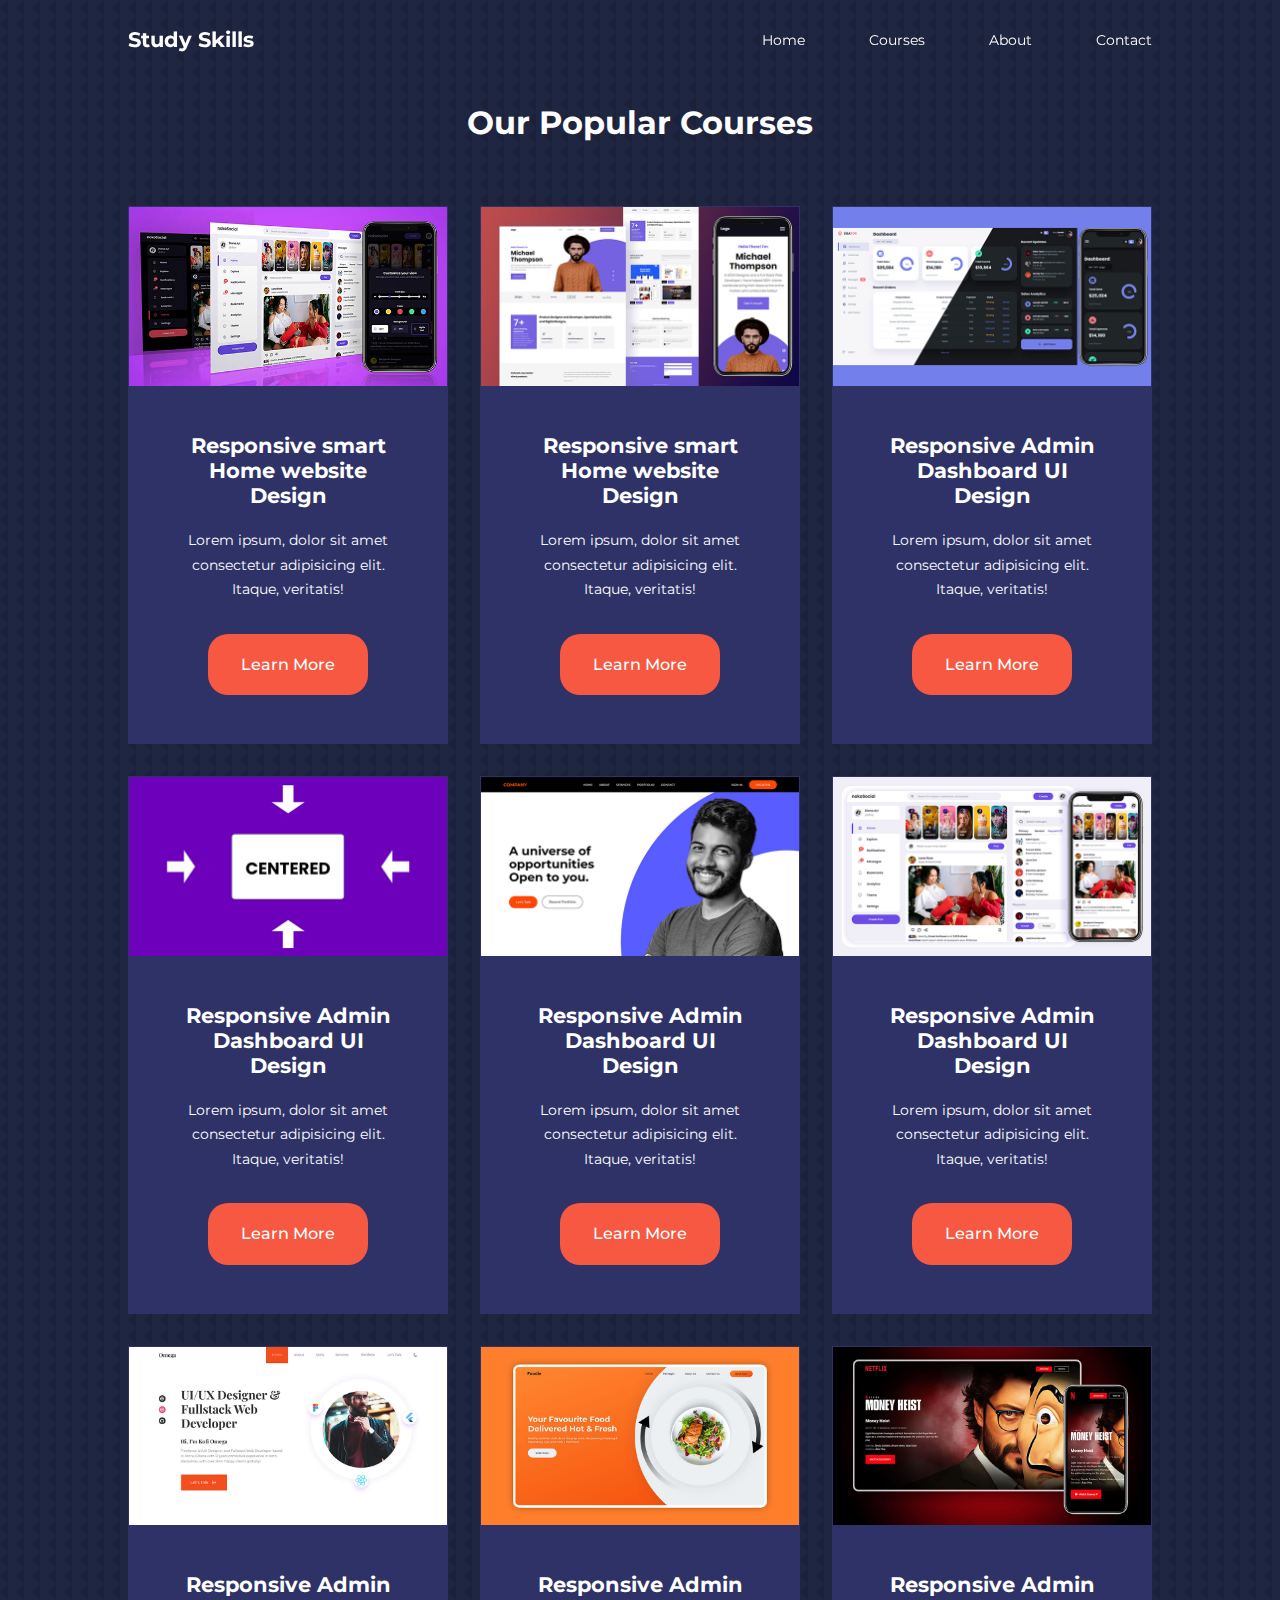
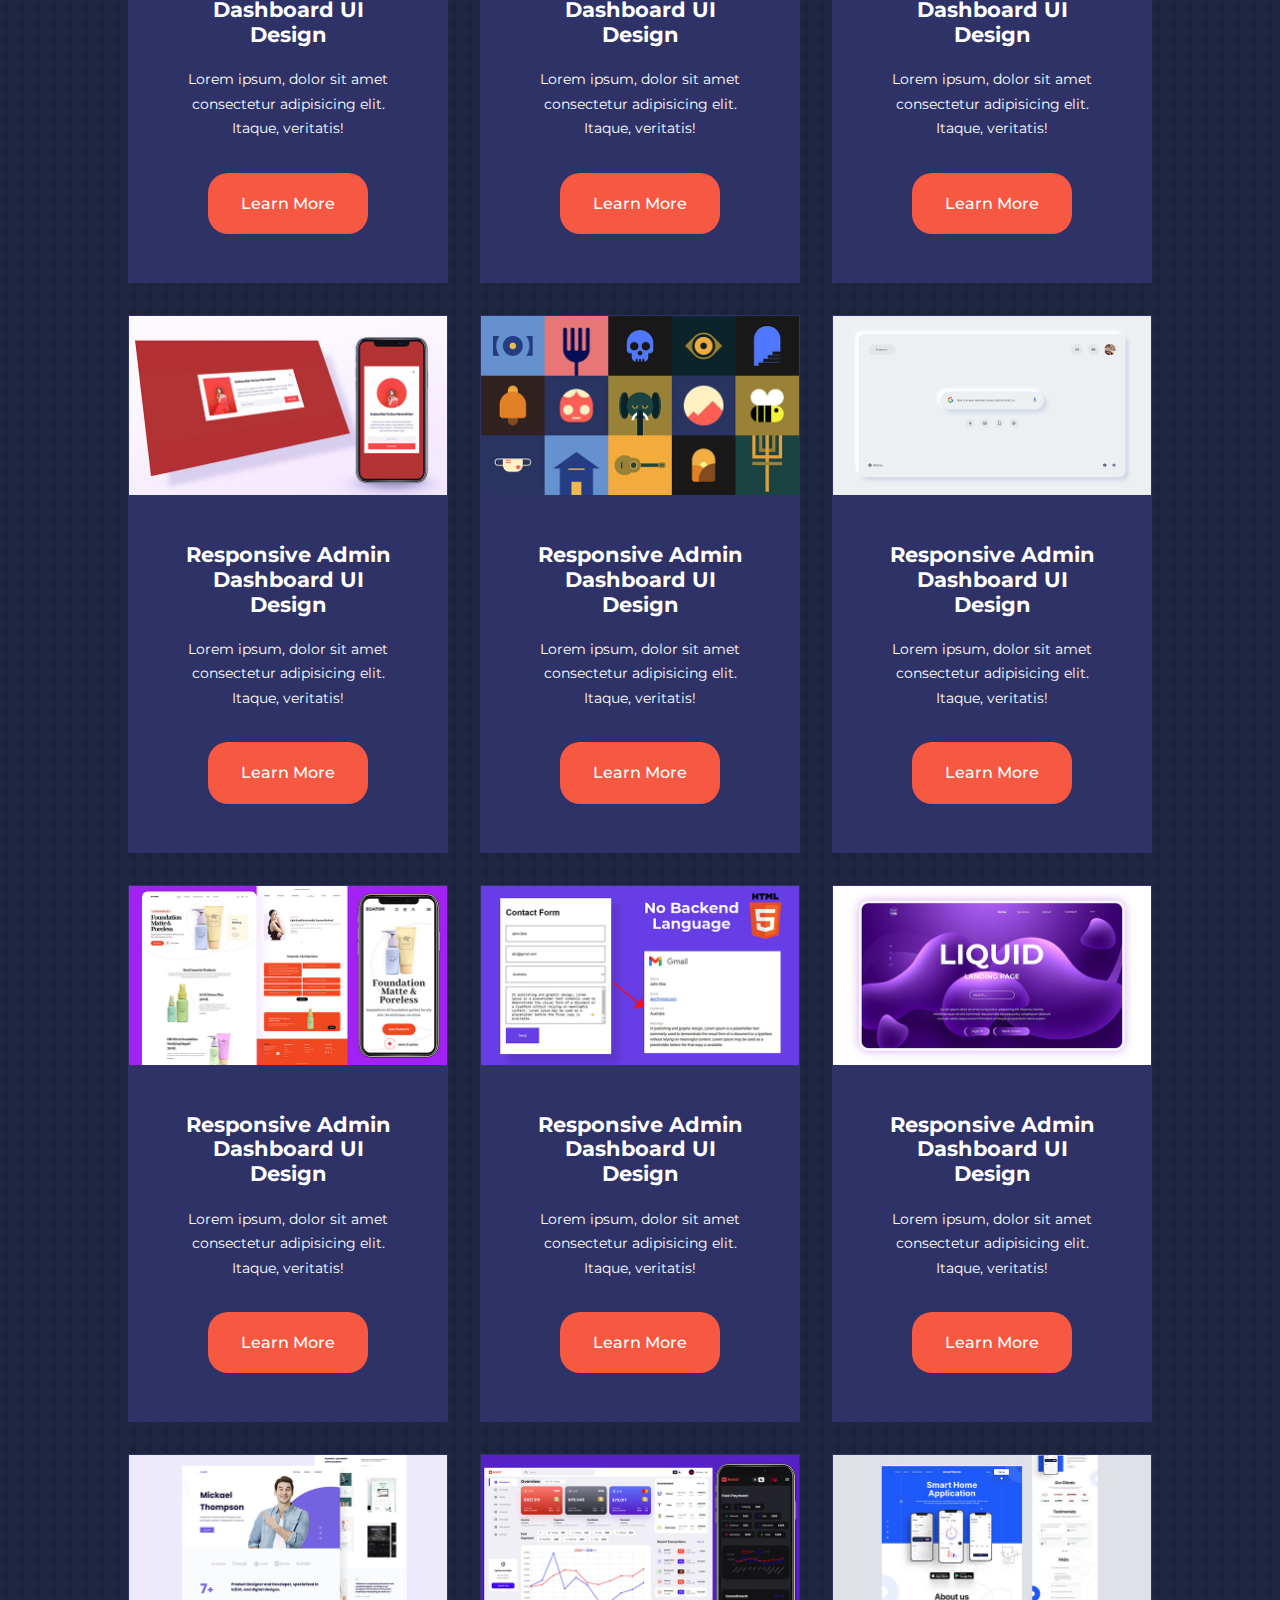
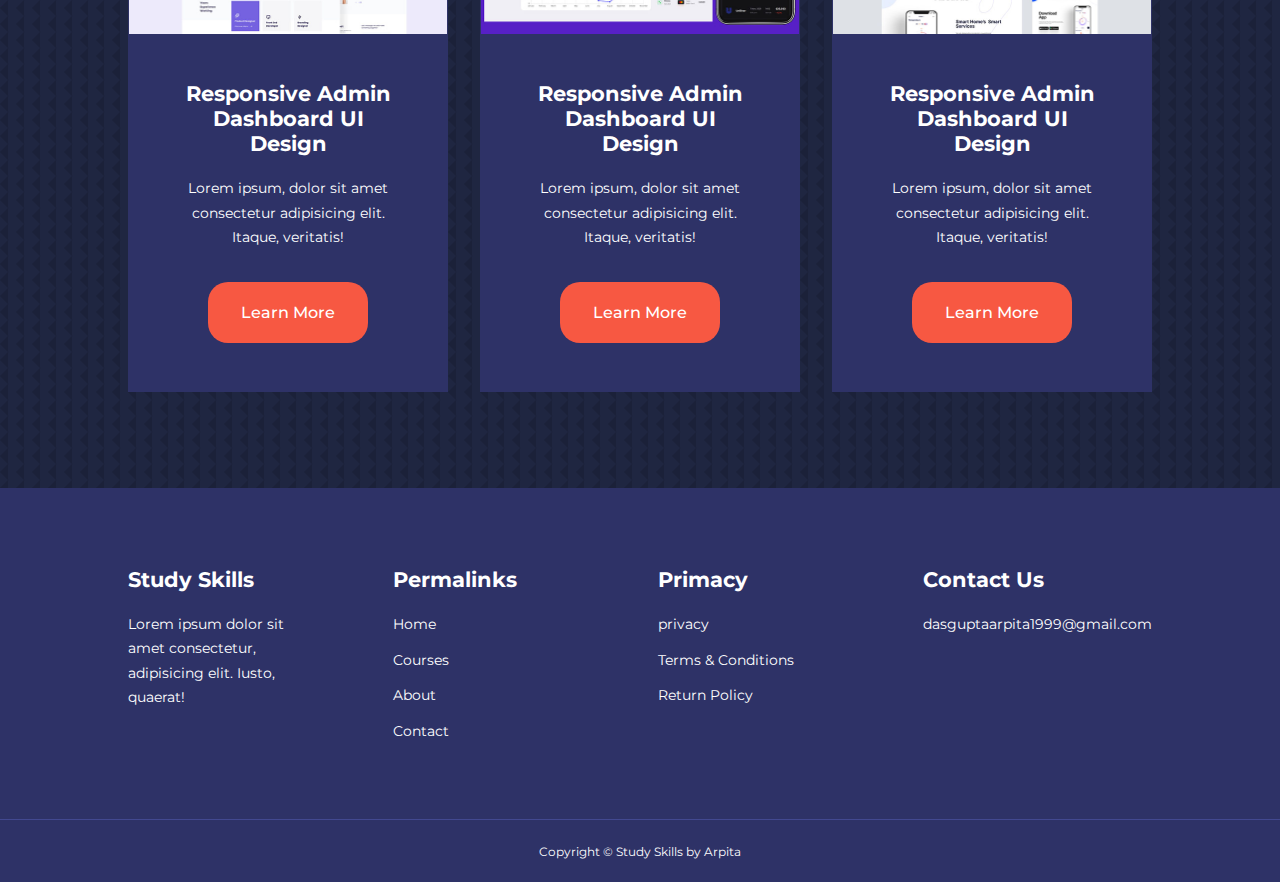
<file: courses.html>
<!DOCTYPE html>
<html lang="en">
<head>
    <meta charset="UTF-8">
    <meta http-equiv="X-UA-Compatible" content="IE=edge">
    <meta name="viewport" content="width=device-width, initial-scale=1.0">
    <title>Study Skills Multipage Education Website</title>
    <!--ICONSCOUT CDN-------------------------->
    <link rel="stylesheet" href="https://unicons.iconscout.com/release/v2.1.6/css/unicons.css">

    <!------------GOOGLE FONTS MONSTERRAT------------------------------------------->
    <link rel="preconnect" href="https://fonts.googleapis.com">
<link rel="preconnect" href="https://fonts.gstatic.com" crossorigin>
<link href="https://fonts.googleapis.com/css2?family=Montserrat:ital,wght@0,300;0,400;0,500;0,600;0,700;0,800;1,900&display=swap" rel="stylesheet">
    
    

  <!-----------------AOS LIBRARY-------------------------------------->
  <link rel="stylesheet" href="./css/aos.css">

    <!-------style css--------------------------->
    <link rel="stylesheet" href="./css/style.css">
    <link rel="stylesheet" href="./css/courses.css">

    <style>
        body {
          background-image: url(./images/bg-texture.png);
        }
      </style>


</head>
<body>
<!-----------------------------------navigation--------------------------------------------------------->
    <nav>
        <!--creating a navigation bar of website and created a container in nav tag where all the navigation 
        menu present in the container-->
        <div class="container nav-container">
            <!--logo of the website which is a text-->
            <a href="index.html"><h4>Study Skills</h4></a>
            <!--creating nav menu-->
            <ul class="nav-menu">
                <li><a href="index.html">Home</a></li>
                <li><a href="courses.html">Courses</a></li>
                <li><a href="about.html">About</a></li>
                <li><a href="contact.html">Contact</a></li>
            </ul>

            <!--bar icon and multiply icon has been given as a type of button-->

            <button id="open-menu-btn"><i class="uil uil-bars"></i></button>
            <button id="close-menu-btn"><i class="uil uil-multiply"></i></button>
         </div>
    </nav>
    <!------xxxxxxxxxxxxxx-------------x-----x--navigation-------------------x-----------x------------------------------x-->

    <!-----------OUR POPULAR COURSES-------------------------------------------------------------------->
<section class="courses">
    <h2>Our Popular Courses</h2>
    <div class="container courses-container">
        <!--making a article for each courses-->
        <article class="course">
            <div class="course-image">
                <img src="./images/course1.jpg">
            </div>

            <div class="courses-info">
                <h4>Responsive smart Home website Design</h4>
                <p>Lorem ipsum, dolor sit amet consectetur adipisicing elit. Itaque, veritatis!</p>
                <a href="./courses.html" class="btn btn-primary">Learn More</a>
            </div>
           
        </article>

         <!--making a article for each courses-->
         <article class="course">
            <div class="course-image">
                <img src="./images/course2.jpg">

            </div>
            <div class="courses-info">
            <h4>Responsive smart Home website Design</h4>
            <p>Lorem ipsum, dolor sit amet consectetur adipisicing elit. Itaque, veritatis!</p>
            <a href="./courses.html" class="btn btn-primary">Learn More</a>
        </div>

            
        </article>

         <!--making a article for each courses-->
         <article class="course">
            <div class="course-image">
                <img src="./images/course3.jpg">
            </div>

            <div class="courses-info">
            <h4>Responsive Admin Dashboard UI Design</h4>
            <p>Lorem ipsum, dolor sit amet consectetur adipisicing elit. Itaque, veritatis!</p>
            <a href="./courses.html" class="btn btn-primary">Learn More</a>
        </div>

           
        </article>

        <article class="course">
            <div class="course-image">
                <img src="./images/course4.jpg">
            </div>

            <div class="courses-info">
            <h4>Responsive Admin Dashboard UI Design</h4>
            <p>Lorem ipsum, dolor sit amet consectetur adipisicing elit. Itaque, veritatis!</p>
            <a href="./courses.html" class="btn btn-primary">Learn More</a>
        </div>

           
        </article>

        <article class="course">
            <div class="course-image">
                <img src="./images/course5.jpg">
            </div>

            <div class="courses-info">
            <h4>Responsive Admin Dashboard UI Design</h4>
            <p>Lorem ipsum, dolor sit amet consectetur adipisicing elit. Itaque, veritatis!</p>
            <a href="./courses.html" class="btn btn-primary">Learn More</a>
        </div>

           
        </article>
        <article class="course">
            <div class="course-image">
                <img src="./images/course6.jpg">
            </div>

            <div class="courses-info">
            <h4>Responsive Admin Dashboard UI Design</h4>
            <p>Lorem ipsum, dolor sit amet consectetur adipisicing elit. Itaque, veritatis!</p>
            <a href="./courses.html" class="btn btn-primary">Learn More</a>
        </div>

           
        </article>

        <article class="course">
            <div class="course-image">
                <img src="./images/course7.jpg">
            </div>

            <div class="courses-info">
            <h4>Responsive Admin Dashboard UI Design</h4>
            <p>Lorem ipsum, dolor sit amet consectetur adipisicing elit. Itaque, veritatis!</p>
            <a href="./courses.html" class="btn btn-primary">Learn More</a>
        </div>

           
        </article>

        <article class="course">
            <div class="course-image">
                <img src="./images/course8.jpg">
            </div>

            <div class="courses-info">
            <h4>Responsive Admin Dashboard UI Design</h4>
            <p>Lorem ipsum, dolor sit amet consectetur adipisicing elit. Itaque, veritatis!</p>
            <a href="./courses.html" class="btn btn-primary">Learn More</a>
        </div>

           
        </article>

        <article class="course">
            <div class="course-image">
                <img src="./images/course9.jpg">
            </div>

            <div class="courses-info">
            <h4>Responsive Admin Dashboard UI Design</h4>
            <p>Lorem ipsum, dolor sit amet consectetur adipisicing elit. Itaque, veritatis!</p>
            <a href="./courses.html" class="btn btn-primary">Learn More</a>
        </div>

           
        </article>


        <article class="course">
            <div class="course-image">
                <img src="./images/course10.jpg">
            </div>

            <div class="courses-info">
            <h4>Responsive Admin Dashboard UI Design</h4>
            <p>Lorem ipsum, dolor sit amet consectetur adipisicing elit. Itaque, veritatis!</p>
            <a href="./courses.html" class="btn btn-primary">Learn More</a>
        </div>

           
        </article>

        <article class="course">
            <div class="course-image">
                <img src="./images/course11.jpg">
            </div>

            <div class="courses-info">
            <h4>Responsive Admin Dashboard UI Design</h4>
            <p>Lorem ipsum, dolor sit amet consectetur adipisicing elit. Itaque, veritatis!</p>
            <a href="./courses.html" class="btn btn-primary">Learn More</a>
        </div>

           
        </article>

    </article>

    <article class="course">
        <div class="course-image">
            <img src="./images/course12.jpg">
        </div>

        <div class="courses-info">
        <h4>Responsive Admin Dashboard UI Design</h4>
        <p>Lorem ipsum, dolor sit amet consectetur adipisicing elit. Itaque, veritatis!</p>
        <a href="./courses.html" class="btn btn-primary">Learn More</a>
    </div>

       
    </article>

</article>

<article class="course">
    <div class="course-image">
        <img src="./images/course13.jpg">
    </div>

    <div class="courses-info">
    <h4>Responsive Admin Dashboard UI Design</h4>
    <p>Lorem ipsum, dolor sit amet consectetur adipisicing elit. Itaque, veritatis!</p>
    <a href="./courses.html" class="btn btn-primary">Learn More</a>
</div>

   
</article>

<article class="course">
    <div class="course-image">
        <img src="./images/course14.jpg">
    </div>

    <div class="courses-info">
    <h4>Responsive Admin Dashboard UI Design</h4>
    <p>Lorem ipsum, dolor sit amet consectetur adipisicing elit. Itaque, veritatis!</p>
    <a href="./courses.html" class="btn btn-primary">Learn More</a>
</div>

   
</article>


<article class="course">
    <div class="course-image">
        <img src="./images/course15.jpg">
    </div>

    <div class="courses-info">
    <h4>Responsive Admin Dashboard UI Design</h4>
    <p>Lorem ipsum, dolor sit amet consectetur adipisicing elit. Itaque, veritatis!</p>
    <a href="./courses.html" class="btn btn-primary">Learn More</a>
</div>

   
</article>


<article class="course">
    <div class="course-image">
        <img src="./images/course16.jpg">
    </div>

    <div class="courses-info">
    <h4>Responsive Admin Dashboard UI Design</h4>
    <p>Lorem ipsum, dolor sit amet consectetur adipisicing elit. Itaque, veritatis!</p>
    <a href="./courses.html" class="btn btn-primary">Learn More</a>
</div>

   
</article>


<article class="course">
    <div class="course-image">
        <img src="./images/course17.jpg">
    </div>

    <div class="courses-info">
    <h4>Responsive Admin Dashboard UI Design</h4>
    <p>Lorem ipsum, dolor sit amet consectetur adipisicing elit. Itaque, veritatis!</p>
    <a href="./courses.html" class="btn btn-primary">Learn More</a>
</div>

   
</article>

<article class="course">
    <div class="course-image">
        <img src="./images/course18.jpg">
    </div>

    <div class="courses-info">
    <h4>Responsive Admin Dashboard UI Design</h4>
    <p>Lorem ipsum, dolor sit amet consectetur adipisicing elit. Itaque, veritatis!</p>
    <a href="./courses.html" class="btn btn-primary">Learn More</a>
</div>

   
</article>

 </div>
</section>


<!--=========================Our popular courses====================================================-->



    <!-------------------------------FOOTER------------------------------------------------------------------->
<footer class="footer">
    <div class="container footer-container">
        <div class="footer-1">
            <a href="index.html" class="footer-logo"><h4>Study Skills</h4></a>
            <p>Lorem ipsum dolor sit amet consectetur, adipisicing elit. Iusto, quaerat!</p>
        </div>

        <div class="footer-2">
            <h4>Permalinks</h4>
            <ul class="permalinks">
                <li><a href="./index.html">Home</a></li>
                <li><a href="./courses.html">Courses</a></li>
                <li><a href="./about.html">About</a></li>
                <li><a href="./contact.html">Contact</a></li>
            </ul>
        </div>

        <div class="footer-3">
            <h4>Primacy</h4>
            <ul class="privacy">
                <li><a href="#">privacy</a></li>
                <li><a href="#">Terms & Conditions</a></li>
                <li><a href="#">Return Policy</a></li>
            </ul>
        </div>

        <div class="footer-4">
            <h4>Contact Us</h4>
            <div>
                <p>dasguptaarpita1999@gmail.com</p>
            </div>

            <ul class="footer-socials">
                <li><a href="https://www.instagram.com/arpitadasgupta199/"><i class="uil uil-instagram"></i></a>
                </li>
                <li><a href="https://www.facebook.com/tsezom.paldon"><i class="uil uil-facebook-f"></i></a>
                </li>
                <li><a href="#"><i class="uil uil-twitter"></i></a>
                </li>
                
            </ul>
        </div>
        
    </div>

    <div class="copyright">
        <small>Copyright &copy; Study Skills by Arpita</small>
    </div>
</footer>


<!--==============================FOOTER=================================================================-->

<!-------------------AOS LIBRARY----------------------------------------------------->
<script src ="./js/aos.js"></script>

<!----------------------------APP JS---------------------------------------------------------------->
<script src="./js/app.js"></script>

</body>
</html>
</file>
<file: css/style.css>
/*-------------------global class---------------------------------------------------------------------*/
* {
    /*it means all the margin padding border would be 0 , if we want some kind of styling we can define separately*/
margin:0;
padding:0;
border:0;
/*it will remove the default underline from the text*/
text-decoration: none;
/*Removing dots from the list*/
list-style: none;
box-sizing: border-box;
}

:root {
    /*root create a global class for  colour where we can use colour again n again with ease and it will create
    variable ofcolour*/
--color-primary: #6c63ff;
--color-success: #00bf8e;
--color-warning: #f7c94b;
--danger: #f75842;
--danger-variant: rgba(247, 88, 66, 0.4);
--white: #ffffff;
--color-light: rgba(255, 255, 255, 0.7);
--black: #000000;
--color-bg: #1f2641;
--color-bg1: #2e3267;
--color-bg2: #424890;

/*---- making a default container width and transition to use with an ease-----*/
--container-width-lg: 80%;
--container-width-md: 90%;
--container-width-realme: 92%;
--container-width-sm: 94%;

--transition: all 400ms ease;

}

body{
    font-family: 'Montserrat', sans-serif;
    line-height: 1.7;
    color:var(--white);
    background: var(--color-bg);
}

.container{
    width: var(--container-width-lg);
    /*because i want the container on the middle of the website because the content of the website is in the 
    container*/
    margin: 0 auto;
}

section{
    /*6 rem means 6*16pixels because 1 rem = 16 pixels*/
    padding: 6rem 0;

}

section h2{
    text-align: center;
    margin-bottom: 4rem;

}

h1, h2, h3, h4, h5{
    line-height: 1.2;
}
h1{
    font-size: 2.4rem;
}

h2{
    font-size: 2rem;
}

h3{
font-size: 1.6rem;

}

h4{
    font-size: 1.3rem;
}

a{
    color:var(--white)
}

img{
    width: 100%;
    display: block;
    object-fit: cover;
}

.btn{
    display: inline-block;
    color:var(--black);
    background: var(--white);
    padding: 1rem 2rem;
    border: 1px solid transparent;
    font-weight: 500;
    transition:var(--transition);
    border-radius: 20px;
}

.btn:hover{
    background:transparent;
    color:var(--white);
    border-color: var(--white);
}

.btn-primary{
    background: var(--danger);
    color: var(--white);
}
/*------x--------x-----global class-----------x-------------x-----------------x-----------------x-----------*/


/*---------------------------nav-----------------------------------------------------------------------*/
nav{
    background: transparent;
    /*100vw means entire width of the container*/
    width: 100vw;
    height: 80px;
    /*the nav bar position is fixed because whenever we try to scroll down the page the nav bar remains at page. it
    should be seen through all the time*/
    position: fixed;
    /*top is 0 means it will always remain on the top*/
    top:0;
    z-index: 11;
}

.nav-container{
    height: 100%;
    /*flex move the things to grid pattern*/
    display: flex;
    /*give a space on the nav menu contents*/
    justify-content: space-between;
    align-items: center;
}

nav button{
    display: none;
}

/*In NAV MENU the ul list present in the menu got styled*/
.nav-menu{
    display: flex;
    align-items: center;
    gap: 4rem;
}

.nav-menu a{
    font-size: 0.9rem;
    /*for smooth transition*/
    transition: var(--transition);
    
}

.nav-menu a:hover{
    color:var(--color-bg2);
}

/*changing nav bar styling  on scroll using java script*/
.window-scroll {
    /*background colour while scrolling*/
background: var(--color-primary);
box-shadow: 0 1rem 2rem rgba(0, 0, 0, 0.2);
}

/*=========================nav bar==========================================================================*/

/*------------------------------header---------------------------------------------------------*/
header{
    position:relative;
    /*to push it dowm form under the nav bar*/
    top: 5rem;
    overflow: hidden;
    height: 50vw;
    margin-bottom: 5rem;

}

.header-container{
    /*display has been given grid because there are two elements which i want to show on both left and right side*/

display: grid;
/*1 fr means 1 fraction = 50%*/
grid-template-columns: 1fr 1fr;
align-items: center;
gap: 5rem;
height: 70%;
}

.header-left p{
    margin: 1rem 0 2.4rem;
}

/*===================header====================================================*/

/*----------------------Category-------------------------------------------------------------------------------*/
.categories{
    background: var(--color-bg1);
    height: 33rem;
}

.categories h1{
    line-height: 1;
    margin-bottom: 3rem;
}

.categories-container{
    display: grid;
    grid-template-columns: 40% 60%;
    
}

.categories-left{
    margin-right: 4rem;
}



.categories-left p {
    margin: 1rem 0 3rem;
}

.categories-right {
    display: grid;
    /*repeat here given because i want to repeat three articles in one grid row with 1 fraction each*/
    grid-template-columns: repeat(3, 1fr);
    gap: 1.2rem;
}

/*Category class work only on category right side*/


.category {
    background:  var(--color-bg2);
    border-radius: 2rem;
    padding: 1rem;
    transition: var(--transition);
   
}



.category:hover {
    box-shadow: 0 3rem 3rem rgba(0, 0, 0, 0.3);
    z-index: 1;
}

.category-icon{
    background: var(--color-primary);
   padding: .8rem .8rem;
    border-radius: 0.9rem;
}

.category h5{
    margin: 2rem 0 1rem;

}

.category p{
    font-size: 0.85rem;
}
/*to give the orange colour to the second article  icon*/
.category:nth-child(2) .category-icon{
    background: var(--danger);
}
/*to give the green colour to the third article  icon*/
.category:nth-child(3) .category-icon{
    background: var(--color-success);
}
/*to give the yellow colour to the fourth article  icon*/
.category:nth-child(4) .category-icon{
    background: var(--color-warning);
}
/*to give the greencolour to the fifth article  icon*/
.category:nth-child(5) .category-icon{
    background: var(--color-success);
}
/*=====================Category==================================================================*/

/*--------------------------------------Our popular courses-------------------------------------------*/
.courses {
    margin-top: 10rem;
}

.courses-container {
    display: grid;
    grid-template-columns: repeat(3, 1fr);
    gap: 2rem;
}

/*Each class of course styling*/
.course {
    background: var(--color-bg1);
    text-align: center;
    border: 1px solid transparent;
    transition: var(--transition);

}

.course:hover {
    /*when hover effect will start the background will become transparent*/
    background: transparent;
    border-color: var(--color-primary);
}

.courses-info {
    padding: 3rem;
}

.courses-info p{
    margin: 1.2rem 0 2rem;
    font-size: 0.9rem;

}

/*======================================Our Popular Courses===============================================*/


/*-----------------------------------FAQS-------------------------------------------------------------*/
.faqs {
    background: var(--color-bg1);
    /*box -shadow has been given inside of the section with 0 x-axiss and y-axis with rgba black with 
    transparency 0.5*/

    /*If we remove inset the box shdow shows outside the section of faq*/
    box-shadow: inset 0 0 3rem rgba(0, 0, 0, 0.5);
}

.faqs-container {
    display: grid;
    grid-template-columns: 1fr 1fr;
    gap: 1rem;
}
/*now each article got styling*/
.faq {
padding: 2rem;
display: flex;
align-items: center;
gap: 1.4rem;
height: fit-content;
background: var(--color-primary);
cursor: pointer;
}

.faq h4{
    font-size: 1rem;
    line-height: 2.2rem;
}

.faq-icon {
    align-self: flex-start;
    font-size: 1.2rem;
}

.faq p{
    margin-top: .8rem;
    /*here display has been given none because i want to hide the paragraph whenever anybody open my webiste*/
    display: none;
}

.faq.open p{
    display: block;
}

/*====================================FAQS=================================================================*/

/*-------------------------Testimonial container---------------------------------------------------------*/
.testimonial-container {
   overflow: hidden;
   position: relative;
   margin-bottom: 5rem;

}

.testimonial {
    padding-top: 2rem;
}

.avatar {
    width: 6rem;
    height: 6rem;
    border-radius: 50%;
    overflow: hidden;
    margin: 0 auto 1rem;
    border: 1rem solid var(--color-bg1);
    cursor:pointer;
}

.testimonial-inf0 {
    text-align: center;
}

.testimonial-body{
    background: #4338ca;
    padding: 2rem;
    margin-top: 3rem;
    /*position relative has been given because to show the psuedo elemnet at the css design because when i have given
    psuedo element -1.5rem top it disappears from the screen*/
    position: relative;
    cursor: grab;
}

/*A CSS pseudo-element is used to style specified parts of an element.

For example, it can be used to:

Style the first letter, or line, of an element
Insert content before, or after, the content of an element
*/

.testimonial-body::before {
    /*here before is the psuedo elements*/
    content: "";
    /*to have a gradient effect on the block*/
    background: linear-gradient(135deg,
        transparent, #4338ca, #4338ca );

    display: block;
    width: 3rem;
    height: 3rem;
    /*it is present now the left side of the body, I want it in middle so...*/
    position: absolute;
    left: 50%;
    top: -1.5rem;

    /*Now i want this particular block in the triangle shape so..*/
    /*using transform to rotate it 45 degree*/
    transform: rotate(45deg);
}
/*=============================testimonial container=====================================================*/

/*----------------------------------FOOTER-----------------------------------------------------------------*/
footer {
    background: var(--color-bg1);
    padding-top: 5rem;
    font-size: 0.9rem;
}

.footer-container {
    display: grid;
    grid-template-columns: 1fr 1fr 1fr 1fr;
    gap: 5rem;
}

.footer-container > div h4 {
    margin-bottom: 1.2rem;
}

.footer-1 p {
    margin: 0rem 0 2rem;
}

footer ul li {
    margin-bottom: 0.7rem;
}

footer ul li:hover {
    text-decoration: underline;
}

.footer-socials {
    display:flex;
    gap: 1rem;
    font-size: 1.2rem;
    margin-top: 2rem;
}

.copyright {
    text-align: center;
    margin-top: 4rem;
    padding: 1.2rem 0;
    border-top: 1px solid var(--color-bg2);
}
/*=====================================FOOTER==============================================================*/




/*=========================================Making responsive website for all devices=======================
===========================================================================================================*/

/*------------------------------------------TABLET VIEW---------------------------------*/
@media only screen and (max-width: 1130px) {
    .container {
     width: var(--container-width-md);
    }
    h1 {
     font-size: 2.2rem;
    }
    h2 {
     font-size: 1.7rem;
    }
 
    h3 {
     font-size: 1.4rem;
    }
 
    h4 {
     font-size: 1.2rem;
    }
 
    /*NAVBAR*/
    nav button {
     display: inline-block;
     background: transparent;
     font-size: 1.8rem;
     color: white;
     cursor: pointer;
    }
 
    nav button#close-menu-btn {
     display: none;
    }
 
    .nav-menu {
     /*nav menu is creating  as a column wise */
     position: fixed;
     top: 5rem;
     /*right is 5% because the container size is 90% and it gives margin from both right side and
     left side 5% each*/
     right: 5%;
     height: fit-content;
     width: 18rem;
     flex-direction: column;
     gap: 0;
     display: none;
    }
   
    .nav-menu li {
     width: 100%;
     height: 5.8rem;
     animation: animateNavItems 400ms linear forwards;
     transform-origin: top right;
     opacity: 0;
     
  
    }
 
    .nav-menu li:nth-child(2) {
     animation-delay: 200ms;
    }
    .nav-menu li:nth-child(3) {
     animation-delay: 400ms;
    }
    .nav-menu li:nth-child(4) {
     animation-delay: 600ms;
    }
    /*To add animation on the menu bar */
    
    
    @keyframes animateNavItems {
     0% {
         transform:rotateZ(-90deg) rotateX(90deg) scale(0.1);
     
 
     }
 
     100%{
 
         transform:rotateZ(0) rotateX(0) scale(1);
         opacity: 1;
         
 
     }
    

    }
    

 
 
    .nav-menu li a {
     background: var(--color-primary);
     box-shadow: -4rem 6rem 10rem rgba(0, 0, 0, 0.6);
     width: 100%;
     height: 100%;
     display: grid;
     place-items: center;
    }
    .nav-menu li a:hover {
     background: var(--color-bg2);
     color: var(--white)
    }
 
    /*------header-------------------*/
    header {
     height: 52vw;
     margin-bottom: 4rem;
    }
 
    .header-container {
     gap: 0;
     padding-bottom: 3rem;
 
    }
 
    /*------------------categories section------------------------------*/
    .categories {
     height: auto;
    }
 
    .categories-container {
     grid-template-columns: 1fr;
     gap: 3rem;
    }
 
    .categories-left {
     margin-right: 0;
    }
 
    /*Popular courses*/
    .courses {
     margin-top: 0;
    }
 
    .courses-container {
     grid-template-columns: 1fr 1fr;
    }
 
    /*----FAQ------*/
    .faqs-container {
     grid-template-columns: 1fr;
    }
    .faq {
     padding: 1.5rem;
    }
 
    /*---Footer-----*/
    .footer-container {
     grid-template-columns: 1fr 1fr;
    }
 }

 /*====================================================================================================*/
 
 @media screen and (max-width: 750px) {
  .container {
    width: var(--container-width-realme);
  }
  h1 {
    font-size: 2rem;
   }
   h2 {
    font-size: 1.5rem;
   }

   h3 {
    font-size: 1.3rem;
   }

   h4 {
    font-size: 1.1rem;
   }

    /*NAVBAR*/
    nav button {
        display: inline-block;
        background: transparent;
        font-size: 1.8rem;
        color: white;
        cursor: pointer;
       }

       .nav-menu {
        right: 4%;
    }

    header {
        height: 100%;
        

    }

    .header-container {
        grid-template-columns: 1fr;
        text-align: center;
        margin-top: 2rem;
        padding: 1rem;
    }





    
  }
 
 
 
 
 
 /*----------------------------------MOBILE VIEW-------------------------------------------------------------*/
 
 @media screen and (max-width: 600px) {
     .container {
         width: var(--container-width-sm);
 
     }
 
     /*NAVBAR*/
     .nav-menu {
         right: 3%;
     }
 
     /*HEADER*/
     header {
         height: 100%;
 
     }
 
     .header-container {
         grid-template-columns: 1fr;
         text-align: center;
         margin-top: 2rem;
         padding: 1rem;
     }

     .header-right{
        margin: 1rem 1rem;
     }
 
     .header-left p{
         margin-bottom: 1.3rem;
     }
 
     /*Categories*/
     .categories-right {
         grid-template-columns: 1fr 1fr;
         gap: 0.7rem;
     }
 
     .category {
         padding: 1rem;
         border-radius: 1rem;
     }
 
     .category-icon {
         margin-top: 4px;
         display: inline-block;
     }
 
     /*Popular courses section*/
     .courses-container {
         grid-template-columns: 1fr;
 
     }
 
     /*Testimonial*/
     .testimonial-body {
         padding: 1.2rem;
     }
 
     /*Footer*/
     
     .footer-container {
        
     grid-template-columns: 1fr;
     
         text-align: center;
         gap: 2rem;
     }
 
     .footer-1 p{
       margin: 1rem auto;
     }
 
     .footer-socials {
         justify-content: center;
     }
 }
 
 
 /*===========================================================================================================
 =============================================================================================================*/
</file>
<file: css/about.css>
/*-------------------------ACHIEVEMENTS-----------------------------------------------------------*/
.about-achievements {
    margin-top: 3rem;
}

.achievements-container {
    display: grid;
    grid-template-columns: 40% 60%;
    gap: 5rem;
}

.achievements-right > p {
    margin: 1.6rem 0 2.5rem;
}

.achievements-cards {
    display: grid;
    grid-template-columns: repeat(3, 1fr);
    gap: 1.5rem;
}

.achievement-card {
    background: var(--color-bg1);
    padding: 1.6rem;
    border-radius: 1rem;
    text-align: center;
    transition: var(--transition);
}

.achievement-card:hover{
    background: var(--color-bg2);
    box-shadow: 0 3rem 3rem rgba(0, 0, 0, 0.3);
    
}

.achievements-icon {
    background: var(--danger);
    padding: 0.6rem;
    border-radius: 1rem;
    display: inline-block;
    margin-bottom: 2rem;
    font-size: 2rem;
}

.achievement-card:nth-child(2) 
.achievements-icon {
background: var(--color-success);
}

.achievement-card:nth-child(3) 
.achievements-icon {
background: var(--color-primary);
}

.achievement-card p{
    margin-top: 1rem;
}

/*===========================ACHIEVEMENTS=====================================================================*/

/*-----------------------------TEAM------------------------------------------------------------------------*/
.team {
    background: var(--color-bg1);
    box-shadow: inset 0 0 3rem rgba(0, 0, 0, 0.5);
}

.team-container {
    display: grid;
    grid-template-columns: repeat(4, 1fr);
    gap: 2rem;
}

.team-member {
    background: var(--color-bg2);
    padding: 2rem;
    border: 1px solid transparent;
    border-radius: 2rem;
    transition: var(--transition);
    position: relative;
    overflow: hidden;
}

.team-member:hover{
    background: transparent;
    border-color: var(--color-primary);
}

/*Image styling*/

.team-member-image img{
    filter: saturate(0);
}

.team-member:hover img{
    filter: saturate(1);
}

.team-info * {
    text-align: center;
    margin-top: 1.4rem;
}

.team-info p{
    color: var(--color-light);
}

.team-member-socials {
    /*team memeber has a class of position relative otherwise the social icon will disappear*/
    position: absolute;
    /*50% from the top*/
    top: 50%;
    /*want the social icons on the middle*/
    transform: translateY(-50%);
    /*to not show until nd unless its hover*/
    right: -100%;
    display: flex;
    flex-direction: column;
    background: var(--color-primary);
    border-radius: 1rem 0 0 1rem;
    box-shadow: -2rem 0 2rem rgba(0, 0, 0, 0.3);
    transition: var(--transition);
}

.team-member:hover 
.team-member-socials {
    /*it will show on the right side of the team member when ever user scroll the arrow on it*/
    right: 0;
}

.team-member-socials a {
    padding: 1rem;
}


/*======================================TEAM===============================================================*/

/*============================================================TABLETS==================================*/

@media only screen and (max-width: 1130px) {
    .about-achievements {
        margin-top: 2rem;
    }

    .achievements-container {
        grid-template-columns: 1fr;
        gap: 4rem;
    }

    .achievements-left {
        width: 80%;
        /*because image should stay in the middle*/
        margin: 0 auto;
    }

    .team-container {
        grid-template-columns: repeat(3, 1fr);
        gap: 1.5rem;
    }

    .team-member {
        padding: 1rem;
    }
    
}

/*================================================================================================================
================================mobile=======================================================*/

@media screen and (max-width: 750px){
    .achievements-cards {
        grid-template-columns: 1fr 1fr;
        gap: 0.8rem;
    }

    .about-achievements {
        margin-top: 1.5rem;
    }

    
   

    .team-member {
        padding: 1rem;
    }

    .team-container {
        grid-template-columns: repeat(2, 1fr);
        gap: 1rem;
    }

    .team-member p{
        margin-bottom: 1.7rem;
    }
}


@media only screen and (max-width: 600px) {
    .achievements-cards {
        grid-template-columns: 1fr 1fr;
        gap: 0.7rem;
    }

    .team-container {
        grid-template-columns: 1fr 1fr;
        gap: 0.7rem;
    }

    .team-member {
        padding: 0;
    }

    .team-member p{
        margin-bottom: 1.5rem;
    }
}
</file>
<file: css/contact.css>
/*--------------------------------contact designing-----------------------------------------------------------*/

.contact-container {
    background: var(--color-bg1);
    padding: 4rem;
    display: grid;
    grid-template-columns: 40% 60%;
    gap: 4rem;
    height: 30rem;
    margin: 7rem auto;
    border-radius: 1rem;
}

.contact-aside {

    /*============================Image Part===================================*/
    background: var(--color-primary);
    padding: 3rem;
    border-radius: 1rem;
    position: relative;
    bottom: 10rem;
}

.aside-image {
    width: 12rem;
    margin-bottom: 2rem;
}

.contact-aside h2 {
    text-align: left;
    margin-bottom: 1rem;
}

.contact-aside p{
    font-size: 0.9rem;
    margin-bottom: 2rem;
}

.contact-details li {
    display: flex;
    gap: 1rem;
    align-items: center;
    margin-bottom: 1rem;
}





.conatct-socials {
    display: flex;
    gap: 0.8rem;
    margin-top: 3rem;
}

.conatct-socials a{
    background: var(--color-bg2);
    padding: 0.5rem;
    border-radius: 50%;
    font-size: 0.9rem;
    transition: var(--transition);
}

.conatct-socials a:hover {
    background: transparent;
}


/*===========================================FORM =============================================================*/
.contact-form {
    display: flex;
    flex-direction: column;
    gap: 1.2rem;
    margin-right: 4rem;
}


.form-name {
    display: flex;
    gap: 1.2rem;

}

.contact-form input[type="text"] {
    width: 50%;

}

input,
 textarea {
 width: 100%;
 padding: 1rem;
 background: var(--color-bg);
 color: var(--white);
}

.contact-form .btn {
    width: max-content;
    margin-top: 1rem;
    cursor: pointer;

}


/*=========================================Making responsive website for all devices=======================
===========================================================================================================*/

/*------------------------------------------TABLET VIEW---------------------------------*/
@media only screen and (max-width: 1130px) {
    .contact {
        padding-bottom: 0;

    }

    .contact-container {
        gap: 1.5rem;
        margin-top: 3rem;
        height: auto;
        padding: 1.5rem;
    }

    .contact-aside {
        width: auto;
        padding: 1.5rem;
        bottom: 0;
    }

    .contact-form {
        align-self: center;
        margin-right: 1.5rem;
    }
}

/*=========================================Making responsive website for all devices=======================
===========================================================================================================*/

/*------------------------------------------MOBILE---------------------------------*/

@media screen and (max-width: 600px) {
    .contact-container {
        grid-template-columns: 1fr;
        gap: 3rem;
        margin-top: 0;
        padding: 0;
    }

    .contact-form {
        margin: 0 1.5rem 3rem;
    }

    .form-name {
        flex-direction: column;
    }

    .form-name input[type="text"] {
        width: 100%;
    }
}
</file>
<file: css/courses.css>
/*--------------------------------OUR COURSES--------------------------------------------------------------------*/

.courses {
    margin-top: 0.5rem;
}
</file>
